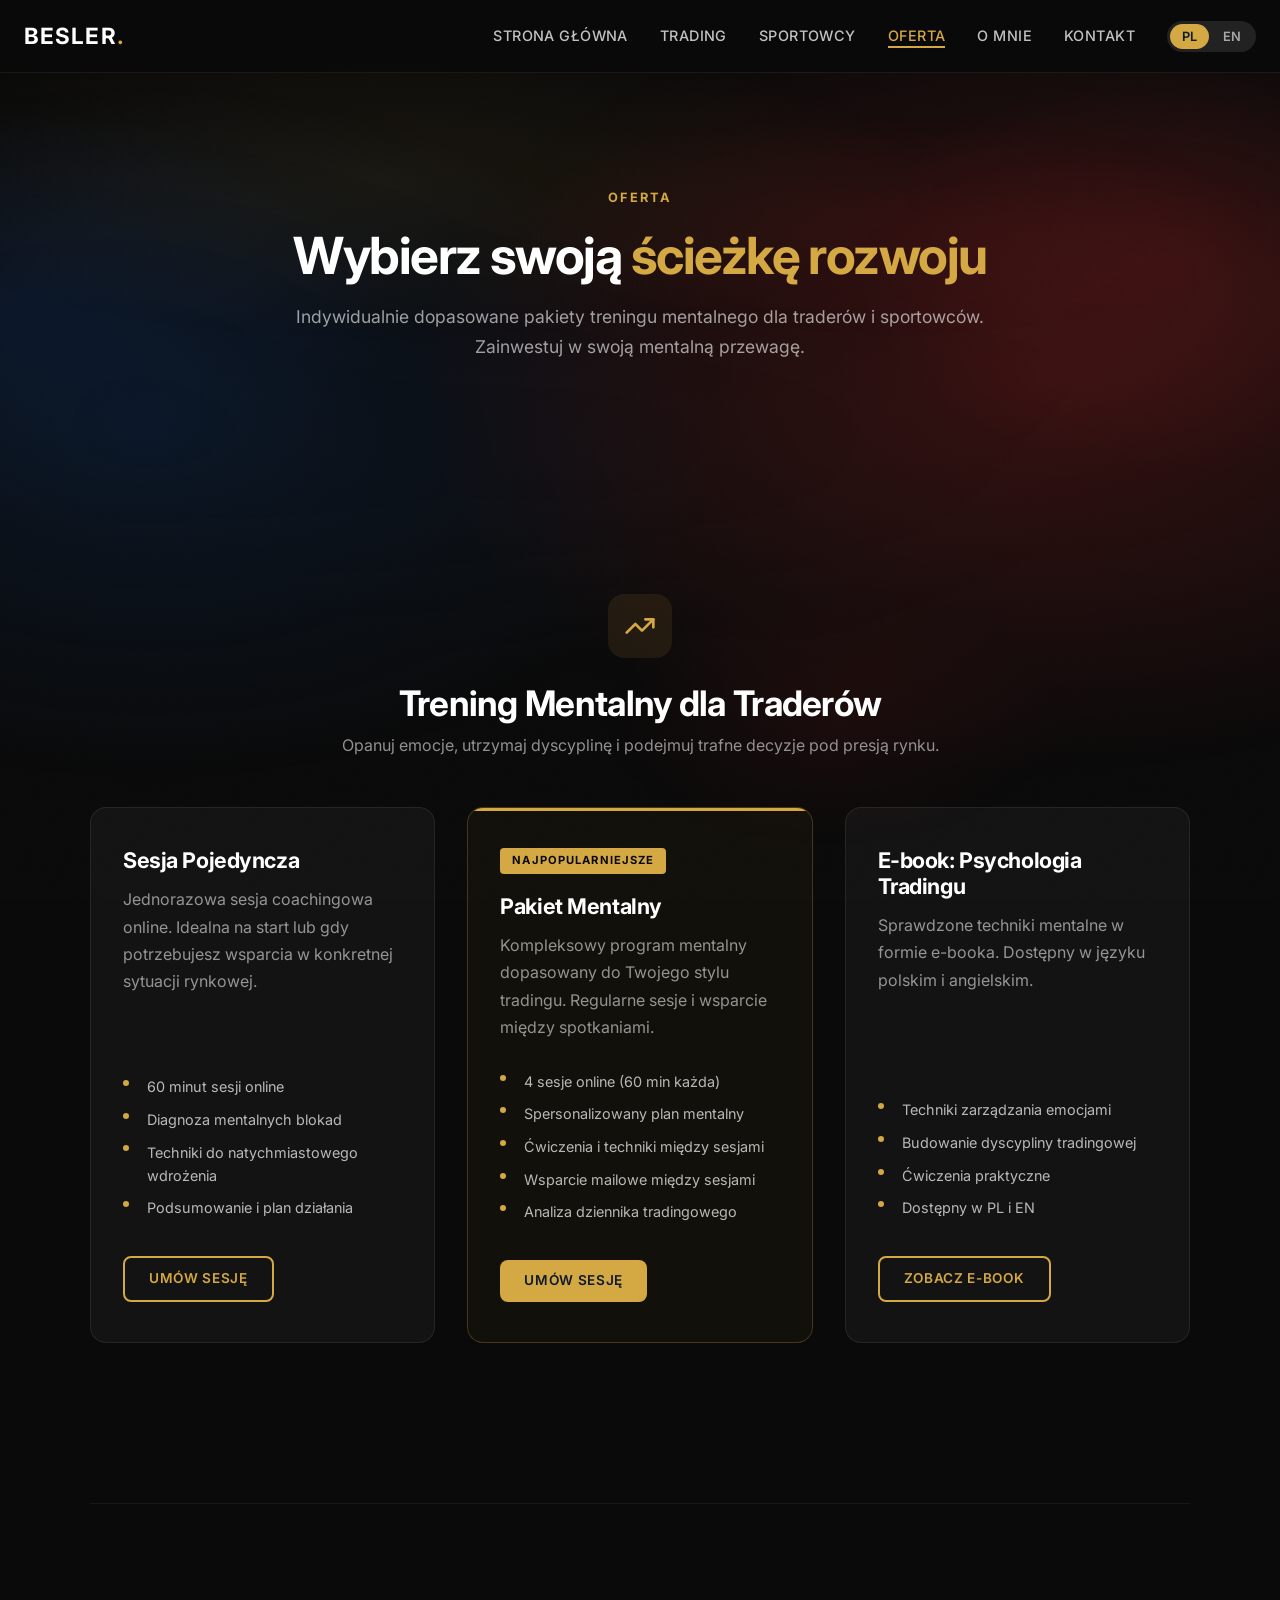
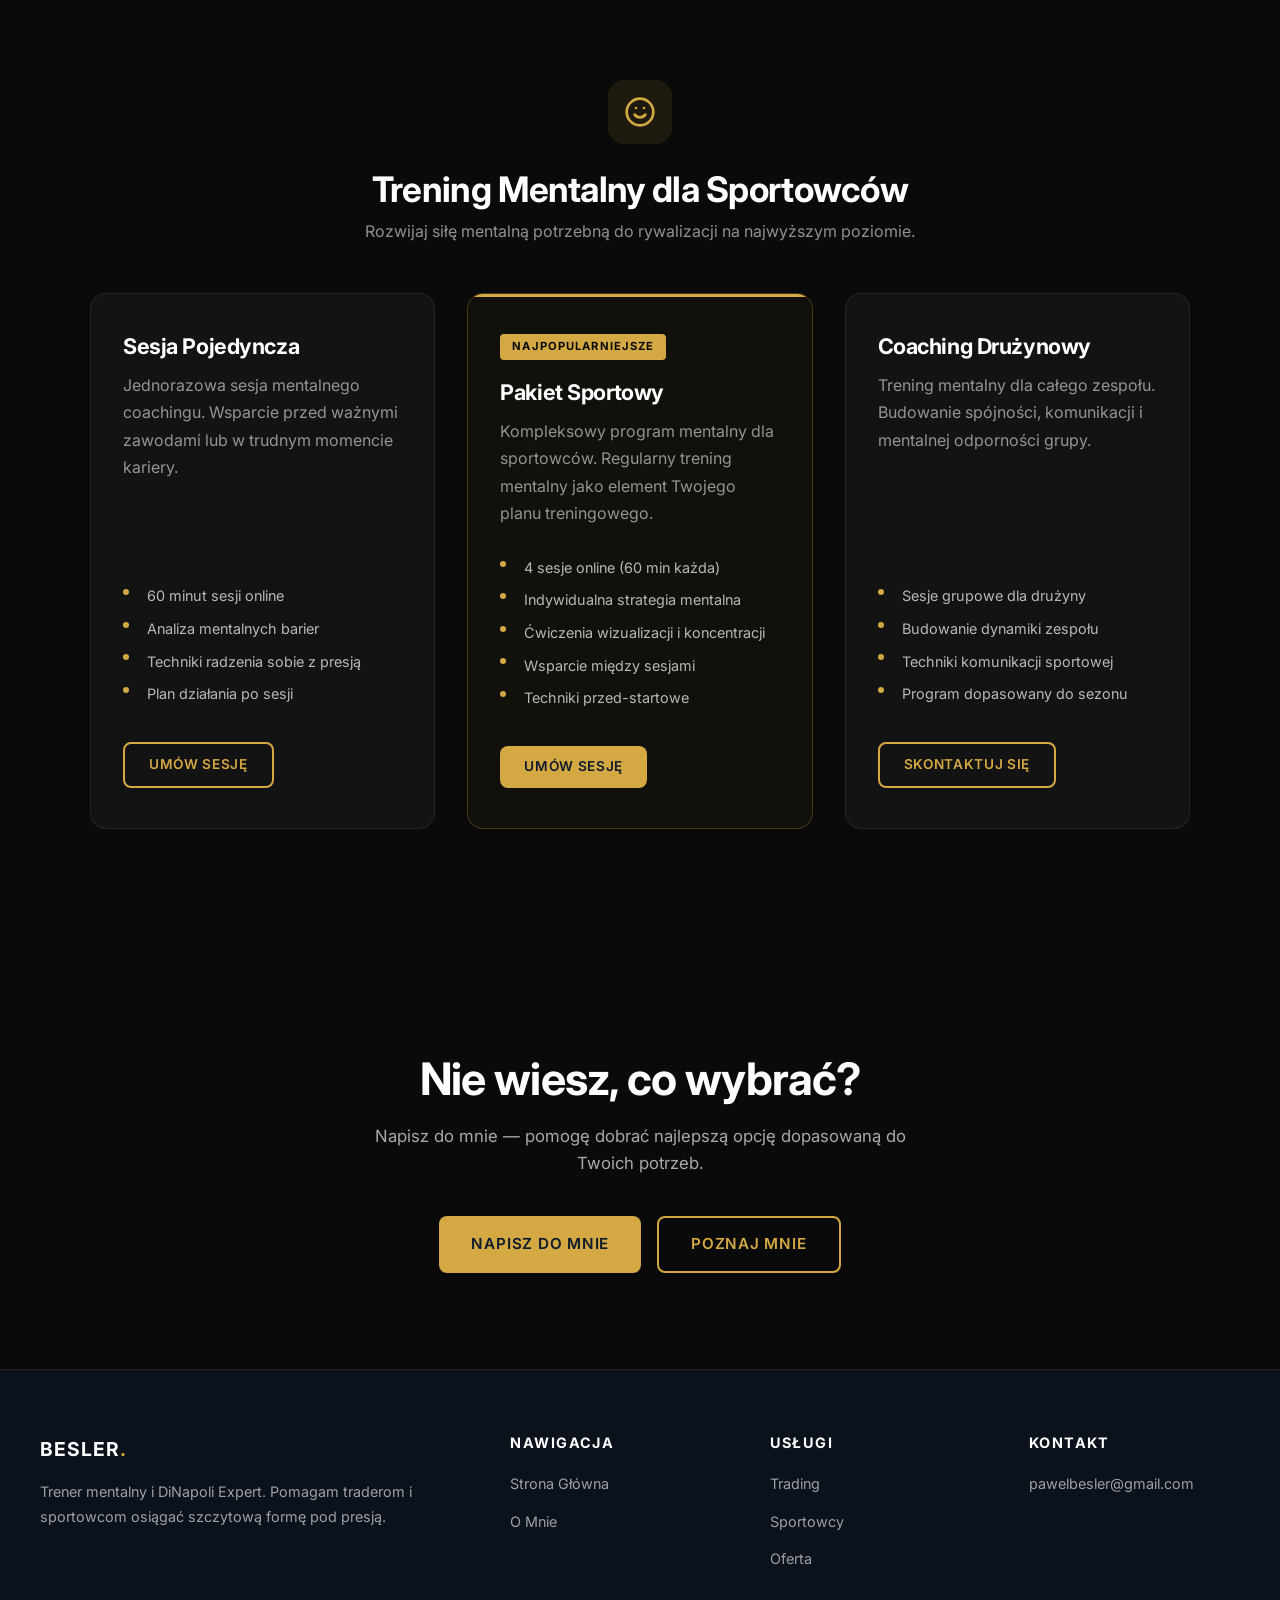
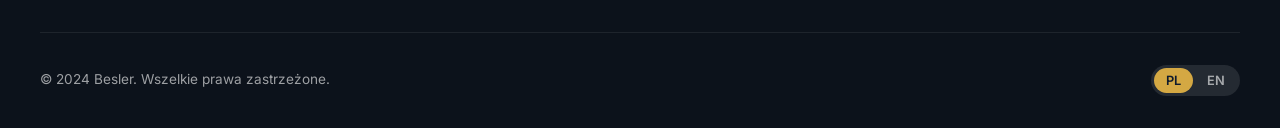
<file: oferta.html>
<!DOCTYPE html>
<html lang="pl">
<head>
  <meta charset="UTF-8">
  <meta name="viewport" content="width=device-width, initial-scale=1.0">
  <title>Oferta — Besler | Trening Mentalny</title>
  <meta name="description" content="Oferta treningu mentalnego dla traderów i sportowców. Sesje indywidualne, pakiety coachingowe i e-booki. Besler — DiNapoli Expert & Trener Mentalny.">
  <link rel="preconnect" href="https://fonts.googleapis.com">
  <link rel="preconnect" href="https://fonts.gstatic.com" crossorigin>
  <link href="https://fonts.googleapis.com/css2?family=Inter:wght@400;500;600;700;800&display=swap" rel="stylesheet">
  <link rel="stylesheet" href="css/styles.css">
  <style>
    /* ===== Oferta Page Styles ===== */
    .oferta-hero {
      min-height: 50vh;
      display: flex;
      align-items: center;
      justify-content: center;
      text-align: center;
      padding: 10rem 2rem 4rem;
      position: relative;
      overflow: hidden;
    }

    .oferta-hero::before {
      content: '';
      position: absolute;
      inset: 0;
      background:
        radial-gradient(ellipse 70% 60% at 30% 40%, rgba(212, 168, 67, 0.08) 0%, transparent 60%),
        radial-gradient(ellipse 60% 50% at 70% 50%, rgba(255, 46, 46, 0.06) 0%, transparent 50%);
      pointer-events: none;
    }

    .oferta-hero-content {
      position: relative;
      z-index: 2;
      max-width: 700px;
    }

    .oferta-hero-content .label {
      display: inline-block;
      color: var(--gold);
      font-size: 0.8rem;
      font-weight: 700;
      letter-spacing: 0.15em;
      text-transform: uppercase;
      margin-bottom: 1rem;
    }

    .oferta-hero-content h1 {
      font-size: clamp(2rem, 5vw, 3.2rem);
      color: var(--white);
      margin-bottom: 1rem;
      letter-spacing: -0.03em;
    }

    .oferta-hero-content h1 em {
      color: var(--gold);
      font-style: normal;
    }

    .oferta-hero-content p {
      color: rgba(255, 255, 255, 0.6);
      font-size: 1.1rem;
      line-height: 1.7;
    }

    /* Offer category divider */
    .oferta-category-header {
      text-align: center;
      padding: 3rem 2rem 1rem;
    }

    .oferta-category-header h2 {
      font-size: clamp(1.5rem, 3.5vw, 2.2rem);
      color: var(--white);
      margin-bottom: 0.5rem;
    }

    .oferta-category-header .category-icon {
      width: 64px;
      height: 64px;
      margin: 0 auto 1.5rem;
      background: rgba(212, 168, 67, 0.1);
      border-radius: 16px;
      display: flex;
      align-items: center;
      justify-content: center;
    }

    .oferta-category-header .category-icon svg {
      width: 32px;
      height: 32px;
      color: var(--gold);
    }

    .oferta-category-header p {
      color: rgba(255, 255, 255, 0.55);
      max-width: 600px;
      margin: 0 auto;
      line-height: 1.7;
    }

    /* Offer cards grid */
    .oferta-grid {
      display: grid;
      grid-template-columns: repeat(auto-fit, minmax(320px, 1fr));
      gap: 2rem;
      max-width: 1100px;
      margin: 0 auto;
      padding: 2rem 0;
    }

    .oferta-card {
      background: rgba(255, 255, 255, 0.04);
      border: 1px solid rgba(255, 255, 255, 0.08);
      border-radius: 16px;
      padding: 2.5rem 2rem;
      position: relative;
      overflow: hidden;
      display: flex;
      flex-direction: column;
      transition: transform 0.3s ease, box-shadow 0.3s ease, background 0.3s ease;
    }

    .oferta-card::before {
      content: '';
      position: absolute;
      top: 0;
      left: 0;
      right: 0;
      height: 3px;
      background: var(--gold);
      transform: scaleX(0);
      transform-origin: left;
      transition: transform 0.3s ease;
    }

    .oferta-card:hover {
      transform: translateY(-4px);
      box-shadow: 0 20px 40px rgba(0, 0, 0, 0.3);
      background: rgba(255, 255, 255, 0.07);
    }

    .oferta-card:hover::before {
      transform: scaleX(1);
    }

    .oferta-card--featured {
      border-color: rgba(212, 168, 67, 0.25);
      background: rgba(212, 168, 67, 0.04);
    }

    .oferta-card--featured::before {
      transform: scaleX(1);
    }

    .oferta-card-badge {
      display: inline-block;
      background: var(--gold);
      color: #0A0A0A;
      font-size: 0.7rem;
      font-weight: 700;
      letter-spacing: 0.1em;
      text-transform: uppercase;
      padding: 4px 12px;
      border-radius: 4px;
      margin-bottom: 1.25rem;
      width: fit-content;
    }

    .oferta-card h3 {
      color: var(--white);
      font-size: 1.35rem;
      margin-bottom: 0.75rem;
    }

    .oferta-card .oferta-desc {
      color: rgba(255, 255, 255, 0.55);
      line-height: 1.7;
      margin-bottom: 1.5rem;
      flex-grow: 1;
    }

    .oferta-features {
      list-style: none;
      padding: 0;
      margin: 0 0 2rem;
    }

    .oferta-features li {
      color: rgba(255, 255, 255, 0.7);
      font-size: 0.9rem;
      line-height: 1.6;
      padding: 0.3rem 0;
      padding-left: 1.5rem;
      position: relative;
    }

    .oferta-features li::before {
      content: '';
      position: absolute;
      left: 0;
      top: 0.6rem;
      width: 6px;
      height: 6px;
      background: var(--gold);
      border-radius: 50%;
    }

    .oferta-card .btn {
      align-self: flex-start;
      font-size: 0.85rem;
      padding: 10px 24px;
    }

    /* Section divider line */
    .oferta-divider {
      max-width: 1100px;
      margin: 2rem auto;
      border: none;
      border-top: 1px solid rgba(255, 255, 255, 0.06);
    }

    @media (max-width: 768px) {
      .oferta-grid {
        grid-template-columns: 1fr;
        padding: 1.5rem 0;
      }

      .oferta-hero {
        padding: 8rem 1.5rem 3rem;
        min-height: 40vh;
      }
    }
  </style>
</head>
<body>

  <!-- ===== NAVIGATION ===== -->
  <nav class="navbar">
    <div class="nav-container">
      <a href="index.html" class="nav-logo">BESLER<span>.</span></a>

      <ul class="nav-links">
        <li><a href="index.html" data-i18n="nav.home">Strona Główna</a></li>
        <li><a href="trading.html" data-i18n="nav.trading">Trading</a></li>
        <li><a href="athletes.html" data-i18n="nav.athletes">Sportowcy</a></li>
        <li><a href="oferta.html" class="active" data-i18n="nav.oferta">Oferta</a></li>
        <li><a href="index.html#about" data-i18n="nav.about">O Mnie</a></li>
        <li><a href="#contact" data-i18n="nav.contact">Kontakt</a></li>
        <li>
          <div class="lang-toggle">
            <button class="lang-btn active" data-lang="pl">PL</button>
            <button class="lang-btn" data-lang="en">EN</button>
          </div>
        </li>
      </ul>

      <button class="nav-hamburger" aria-label="Menu">
        <span></span>
        <span></span>
        <span></span>
      </button>
    </div>
  </nav>

  <!-- ===== HERO ===== -->
  <section class="oferta-hero">
    <div class="oferta-hero-content fade-up">
      <span class="label" data-i18n="oferta.hero.label">Oferta</span>
      <h1 data-i18n="oferta.hero.title">Wybierz swoją <em>ścieżkę rozwoju</em></h1>
      <p data-i18n="oferta.hero.subtitle">Indywidualnie dopasowane pakiety treningu mentalnego dla traderów i sportowców. Zainwestuj w swoją mentalną przewagę.</p>
    </div>
  </section>

  <!-- ===== TRADING SECTION ===== -->
  <section class="section section-dark" id="trading-oferta">
    <div class="container">
      <div class="oferta-category-header fade-up">
        <div class="category-icon">
          <svg xmlns="http://www.w3.org/2000/svg" viewBox="0 0 24 24" fill="none" stroke="currentColor" stroke-width="2" stroke-linecap="round" stroke-linejoin="round"><polyline points="22 7 13.5 15.5 8.5 10.5 2 17"/><polyline points="16 7 22 7 22 13"/></svg>
        </div>
        <h2 data-i18n="oferta.trading.title">Trening Mentalny dla Traderów</h2>
        <p data-i18n="oferta.trading.subtitle">Opanuj emocje, utrzymaj dyscyplinę i podejmuj trafne decyzje pod presją rynku.</p>
      </div>

      <div class="oferta-grid fade-up">
        <!-- Single Session -->
        <div class="oferta-card">
          <h3 data-i18n="oferta.trading.s1.title">Sesja Pojedyncza</h3>
          <p class="oferta-desc" data-i18n="oferta.trading.s1.desc">Jednorazowa sesja coachingowa online. Idealna na start lub gdy potrzebujesz wsparcia w konkretnej sytuacji rynkowej.</p>
          <ul class="oferta-features">
            <li data-i18n="oferta.trading.s1.f1">60 minut sesji online</li>
            <li data-i18n="oferta.trading.s1.f2">Diagnoza mentalnych blokad</li>
            <li data-i18n="oferta.trading.s1.f3">Techniki do natychmiastowego wdrożenia</li>
            <li data-i18n="oferta.trading.s1.f4">Podsumowanie i plan działania</li>
          </ul>
          <a href="trading.html#calendar" class="btn btn-outline" data-i18n="oferta.cta.book">Umów sesję</a>
        </div>

        <!-- Package -->
        <div class="oferta-card oferta-card--featured">
          <span class="oferta-card-badge" data-i18n="oferta.badge.popular">Najpopularniejsze</span>
          <h3 data-i18n="oferta.trading.s2.title">Pakiet Mentalny</h3>
          <p class="oferta-desc" data-i18n="oferta.trading.s2.desc">Kompleksowy program mentalny dopasowany do Twojego stylu tradingu. Regularne sesje i wsparcie między spotkaniami.</p>
          <ul class="oferta-features">
            <li data-i18n="oferta.trading.s2.f1">4 sesje online (60 min każda)</li>
            <li data-i18n="oferta.trading.s2.f2">Spersonalizowany plan mentalny</li>
            <li data-i18n="oferta.trading.s2.f3">Ćwiczenia i techniki między sesjami</li>
            <li data-i18n="oferta.trading.s2.f4">Wsparcie mailowe między sesjami</li>
            <li data-i18n="oferta.trading.s2.f5">Analiza dziennika tradingowego</li>
          </ul>
          <a href="trading.html#calendar" class="btn btn-primary" data-i18n="oferta.cta.book">Umów sesję</a>
        </div>

        <!-- E-book -->
        <div class="oferta-card">
          <h3 data-i18n="oferta.trading.s3.title">E-book: Psychologia Tradingu</h3>
          <p class="oferta-desc" data-i18n="oferta.trading.s3.desc">Sprawdzone techniki mentalne w formie e-booka. Dostępny w języku polskim i angielskim.</p>
          <ul class="oferta-features">
            <li data-i18n="oferta.trading.s3.f1">Techniki zarządzania emocjami</li>
            <li data-i18n="oferta.trading.s3.f2">Budowanie dyscypliny tradingowej</li>
            <li data-i18n="oferta.trading.s3.f3">Ćwiczenia praktyczne</li>
            <li data-i18n="oferta.trading.s3.f4">Dostępny w PL i EN</li>
          </ul>
          <a href="trading.html#ebook" class="btn btn-outline" data-i18n="oferta.cta.ebook">Zobacz e-book</a>
        </div>
      </div>
    </div>
  </section>

  <hr class="oferta-divider">

  <!-- ===== SPORT SECTION ===== -->
  <section class="section section-dark" id="sport-oferta">
    <div class="container">
      <div class="oferta-category-header fade-up">
        <div class="category-icon">
          <svg xmlns="http://www.w3.org/2000/svg" viewBox="0 0 24 24" fill="none" stroke="currentColor" stroke-width="2" stroke-linecap="round" stroke-linejoin="round"><circle cx="12" cy="12" r="10"/><path d="M8 14s1.5 2 4 2 4-2 4-2"/><line x1="9" y1="9" x2="9.01" y2="9"/><line x1="15" y1="9" x2="15.01" y2="9"/></svg>
        </div>
        <h2 data-i18n="oferta.sport.title">Trening Mentalny dla Sportowców</h2>
        <p data-i18n="oferta.sport.subtitle">Rozwijaj siłę mentalną potrzebną do rywalizacji na najwyższym poziomie.</p>
      </div>

      <div class="oferta-grid fade-up">
        <!-- Single Session -->
        <div class="oferta-card">
          <h3 data-i18n="oferta.sport.s1.title">Sesja Pojedyncza</h3>
          <p class="oferta-desc" data-i18n="oferta.sport.s1.desc">Jednorazowa sesja mentalnego coachingu. Wsparcie przed ważnymi zawodami lub w trudnym momencie kariery.</p>
          <ul class="oferta-features">
            <li data-i18n="oferta.sport.s1.f1">60 minut sesji online</li>
            <li data-i18n="oferta.sport.s1.f2">Analiza mentalnych barier</li>
            <li data-i18n="oferta.sport.s1.f3">Techniki radzenia sobie z presją</li>
            <li data-i18n="oferta.sport.s1.f4">Plan działania po sesji</li>
          </ul>
          <a href="athletes.html#calendar" class="btn btn-outline" data-i18n="oferta.cta.book">Umów sesję</a>
        </div>

        <!-- Package -->
        <div class="oferta-card oferta-card--featured">
          <span class="oferta-card-badge" data-i18n="oferta.badge.popular">Najpopularniejsze</span>
          <h3 data-i18n="oferta.sport.s2.title">Pakiet Sportowy</h3>
          <p class="oferta-desc" data-i18n="oferta.sport.s2.desc">Kompleksowy program mentalny dla sportowców. Regularny trening mentalny jako element Twojego planu treningowego.</p>
          <ul class="oferta-features">
            <li data-i18n="oferta.sport.s2.f1">4 sesje online (60 min każda)</li>
            <li data-i18n="oferta.sport.s2.f2">Indywidualna strategia mentalna</li>
            <li data-i18n="oferta.sport.s2.f3">Ćwiczenia wizualizacji i koncentracji</li>
            <li data-i18n="oferta.sport.s2.f4">Wsparcie między sesjami</li>
            <li data-i18n="oferta.sport.s2.f5">Techniki przed-startowe</li>
          </ul>
          <a href="athletes.html#calendar" class="btn btn-primary" data-i18n="oferta.cta.book">Umów sesję</a>
        </div>

        <!-- Team -->
        <div class="oferta-card">
          <h3 data-i18n="oferta.sport.s3.title">Coaching Drużynowy</h3>
          <p class="oferta-desc" data-i18n="oferta.sport.s3.desc">Trening mentalny dla całego zespołu. Budowanie spójności, komunikacji i mentalnej odporności grupy.</p>
          <ul class="oferta-features">
            <li data-i18n="oferta.sport.s3.f1">Sesje grupowe dla drużyny</li>
            <li data-i18n="oferta.sport.s3.f2">Budowanie dynamiki zespołu</li>
            <li data-i18n="oferta.sport.s3.f3">Techniki komunikacji sportowej</li>
            <li data-i18n="oferta.sport.s3.f4">Program dopasowany do sezonu</li>
          </ul>
          <a href="athletes.html#calendar" class="btn btn-outline" data-i18n="oferta.cta.contact">Skontaktuj się</a>
        </div>
      </div>
    </div>
  </section>

  <!-- ===== CTA ===== -->
  <section class="section-dark cta-section" id="contact">
    <div class="container fade-up">
      <h2 data-i18n="oferta.cta.title">Nie wiesz, co wybrać?</h2>
      <p data-i18n="oferta.cta.desc">Napisz do mnie — pomogę dobrać najlepszą opcję dopasowaną do Twoich potrzeb.</p>
      <div class="cta-buttons">
        <a href="mailto:pawelbesler@gmail.com" class="btn btn-primary" data-i18n="oferta.cta.btn1">Napisz do mnie</a>
        <a href="index.html#about" class="btn btn-gold-outline" data-i18n="oferta.cta.btn2">Poznaj mnie</a>
      </div>
    </div>
  </section>

  <!-- ===== FOOTER ===== -->
  <footer class="footer">
    <div class="footer-grid">
      <div class="footer-brand">
        <a href="index.html" class="nav-logo" style="font-size:1.2rem;">BESLER<span style="color:var(--gold);">.</span></a>
        <p data-i18n="footer.desc">Trener mentalny i DiNapoli Expert. Pomagam traderom i sportowcom osiągać szczytową formę pod presją.</p>
      </div>
      <div>
        <h4 data-i18n="footer.nav">Nawigacja</h4>
        <ul>
          <li><a href="index.html" data-i18n="nav.home">Strona Główna</a></li>
          <li><a href="index.html#about" data-i18n="nav.about">O Mnie</a></li>
        </ul>
      </div>
      <div>
        <h4 data-i18n="footer.services">Usługi</h4>
        <ul>
          <li><a href="trading.html" data-i18n="nav.trading">Trading</a></li>
          <li><a href="athletes.html" data-i18n="nav.athletes">Sportowcy</a></li>
          <li><a href="oferta.html" data-i18n="nav.oferta">Oferta</a></li>
        </ul>
      </div>
      <div>
        <h4 data-i18n="footer.contact">Kontakt</h4>
        <ul>
          <li><a href="mailto:pawelbesler@gmail.com" data-i18n="footer.email">pawelbesler@gmail.com</a></li>
        </ul>
      </div>
    </div>
    <div class="footer-bottom">
      <span>&copy; 2024 Besler. <span data-i18n="footer.rights">Wszelkie prawa zastrzeżone.</span></span>
      <div class="lang-toggle">
        <button class="lang-btn active" data-lang="pl">PL</button>
        <button class="lang-btn" data-lang="en">EN</button>
      </div>
    </div>
  </footer>

  <script src="js/main.js"></script>
</body>
</html>
</file>
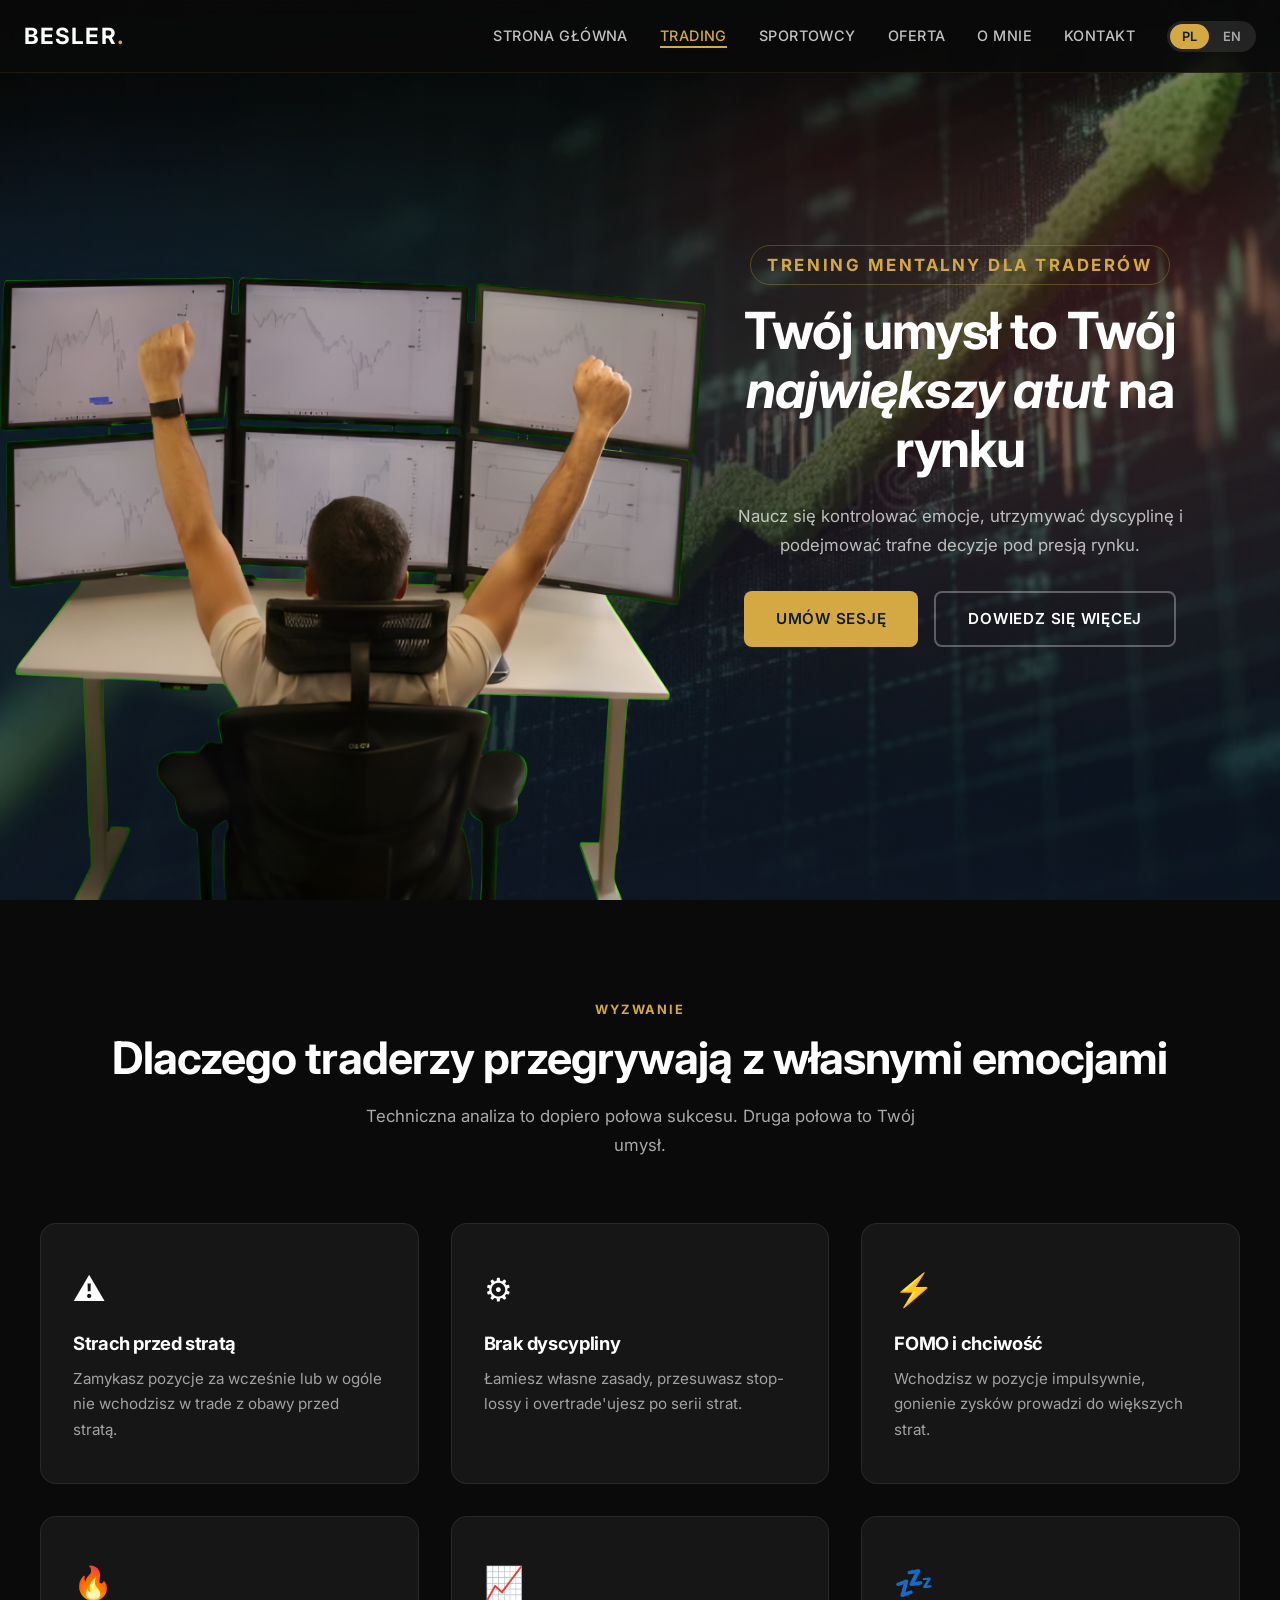
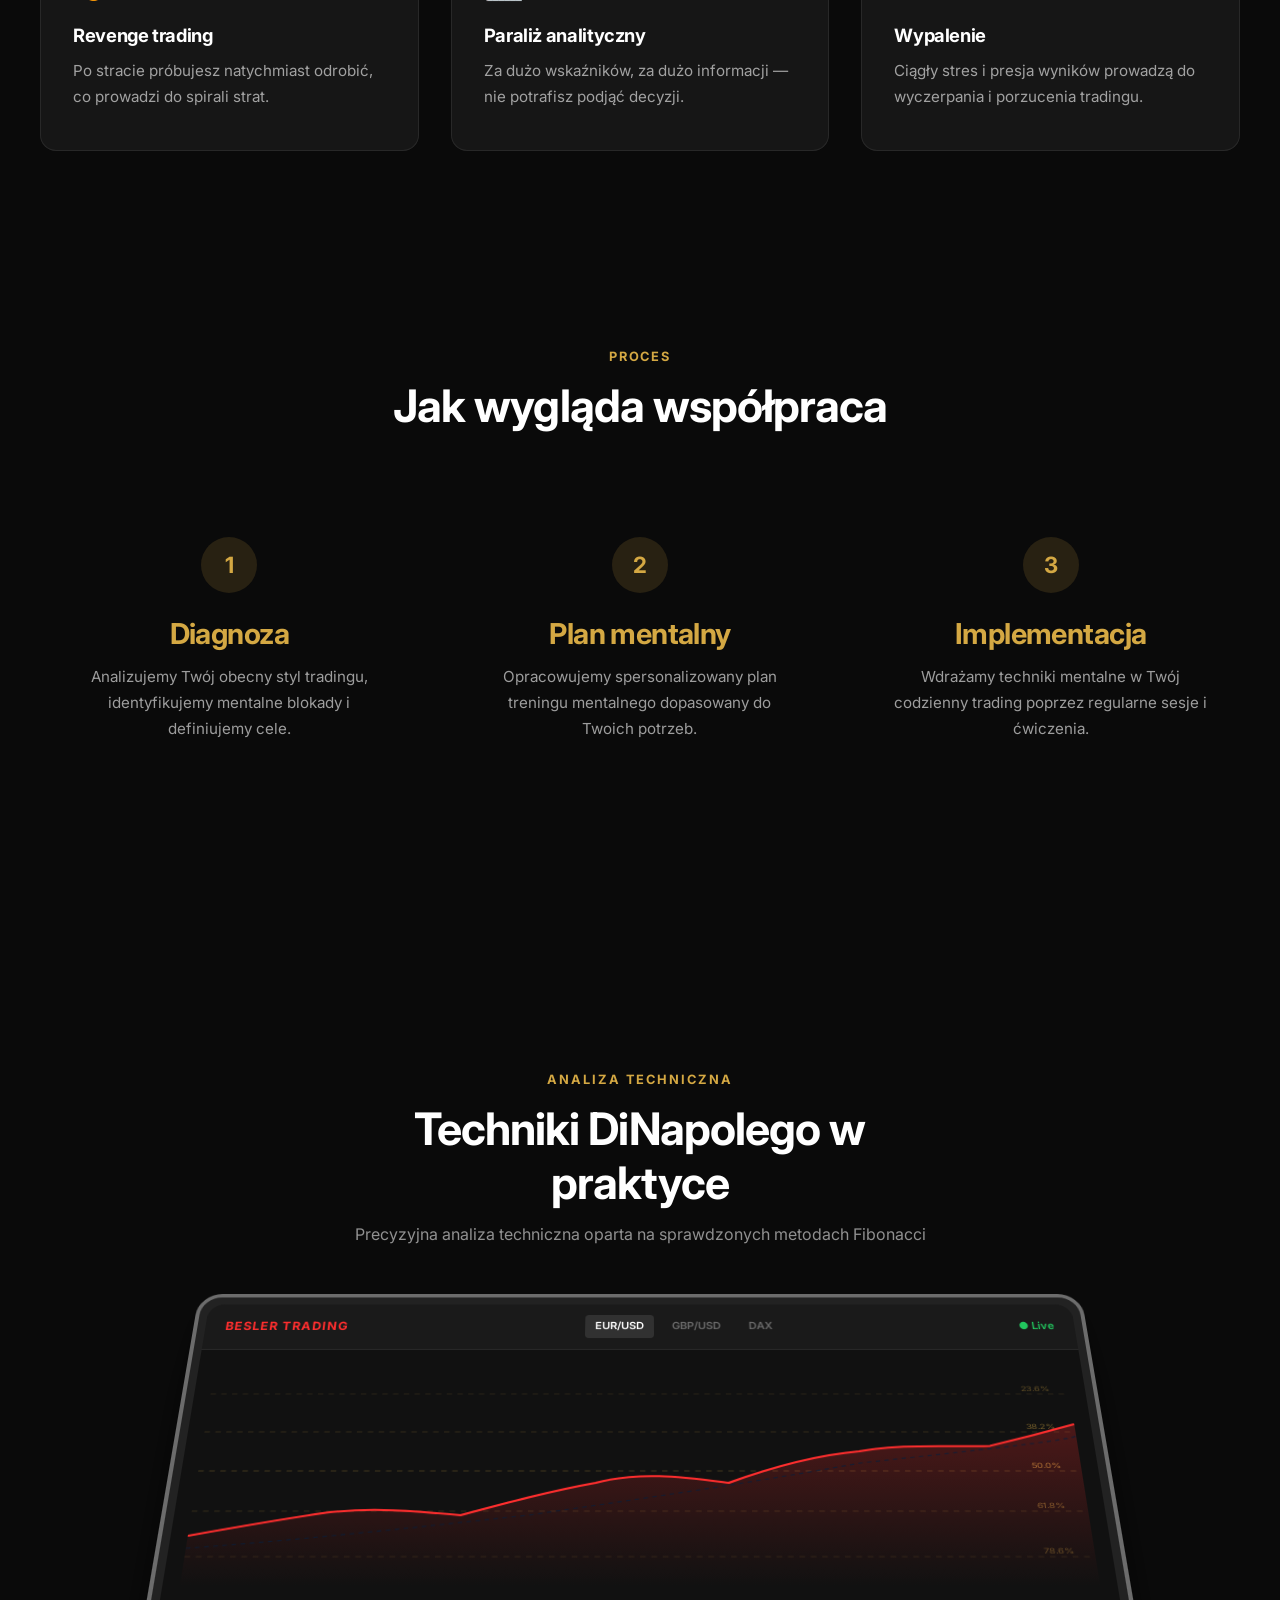
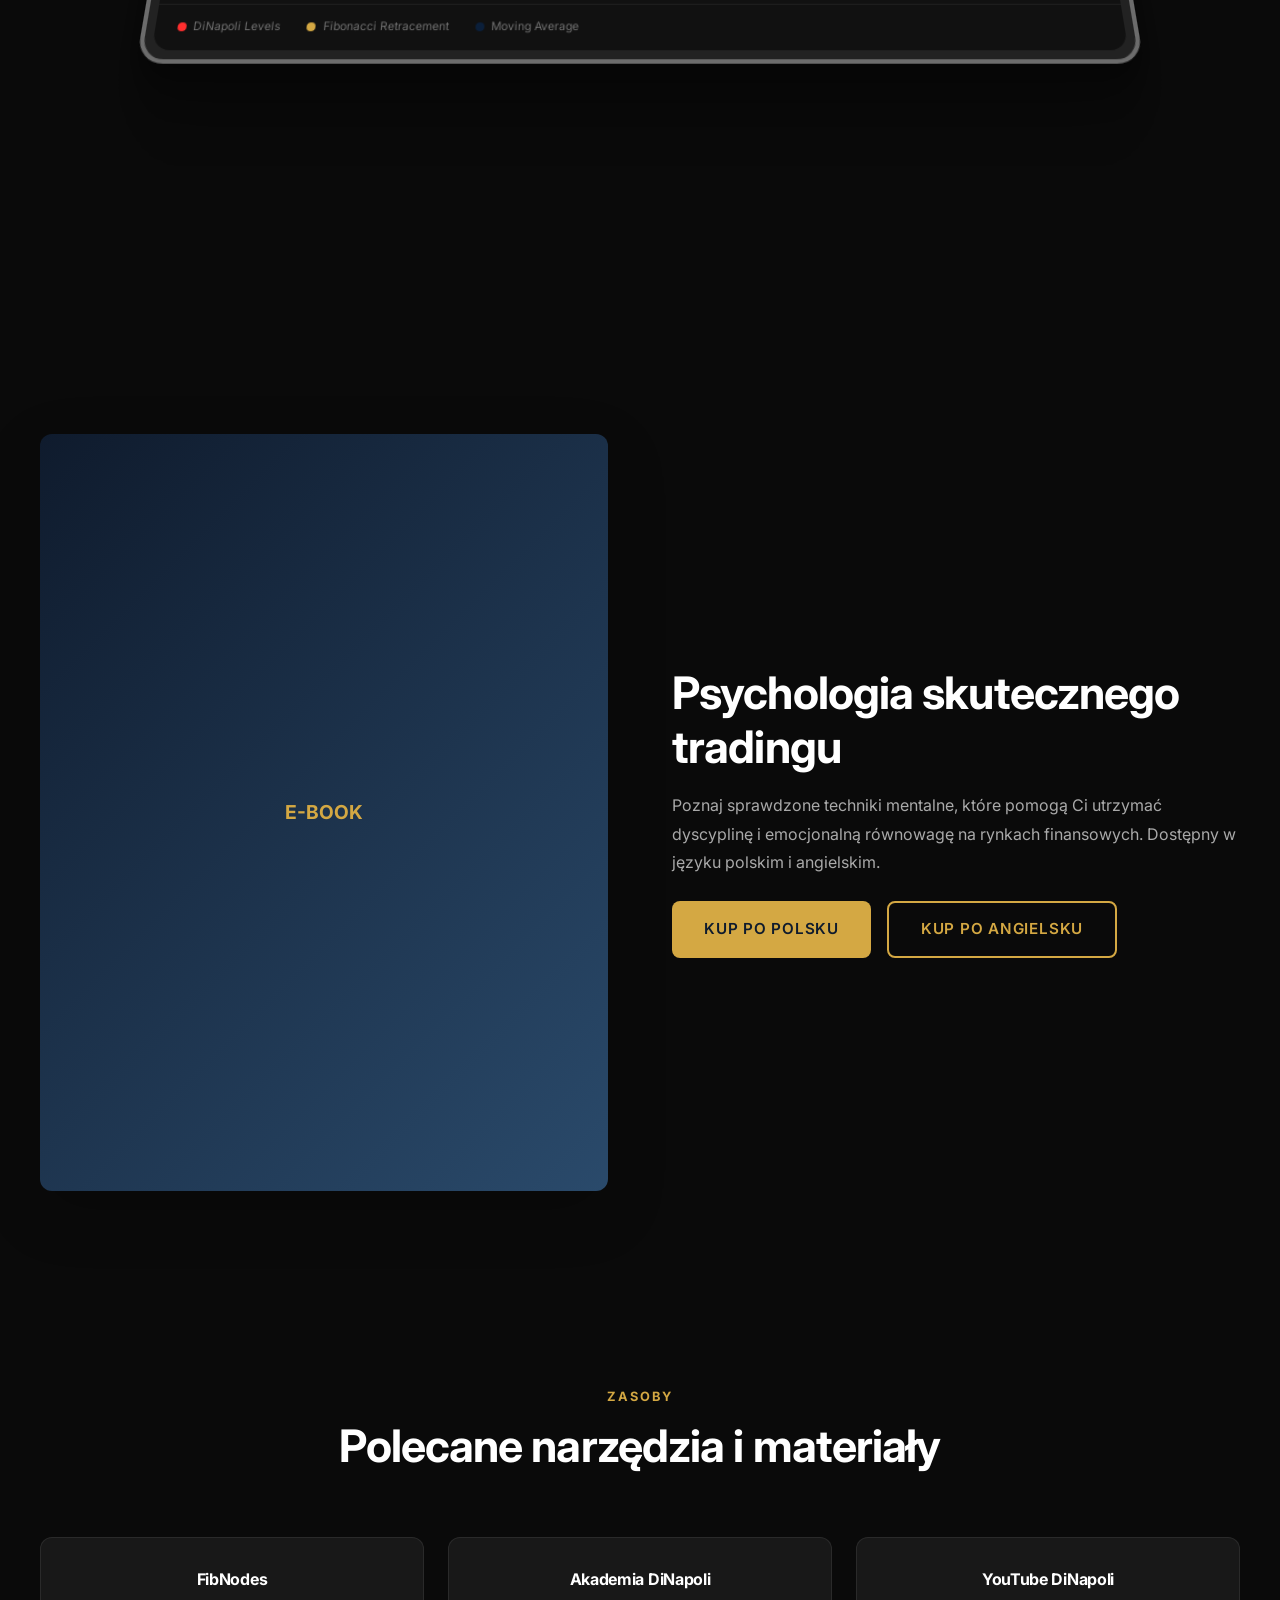
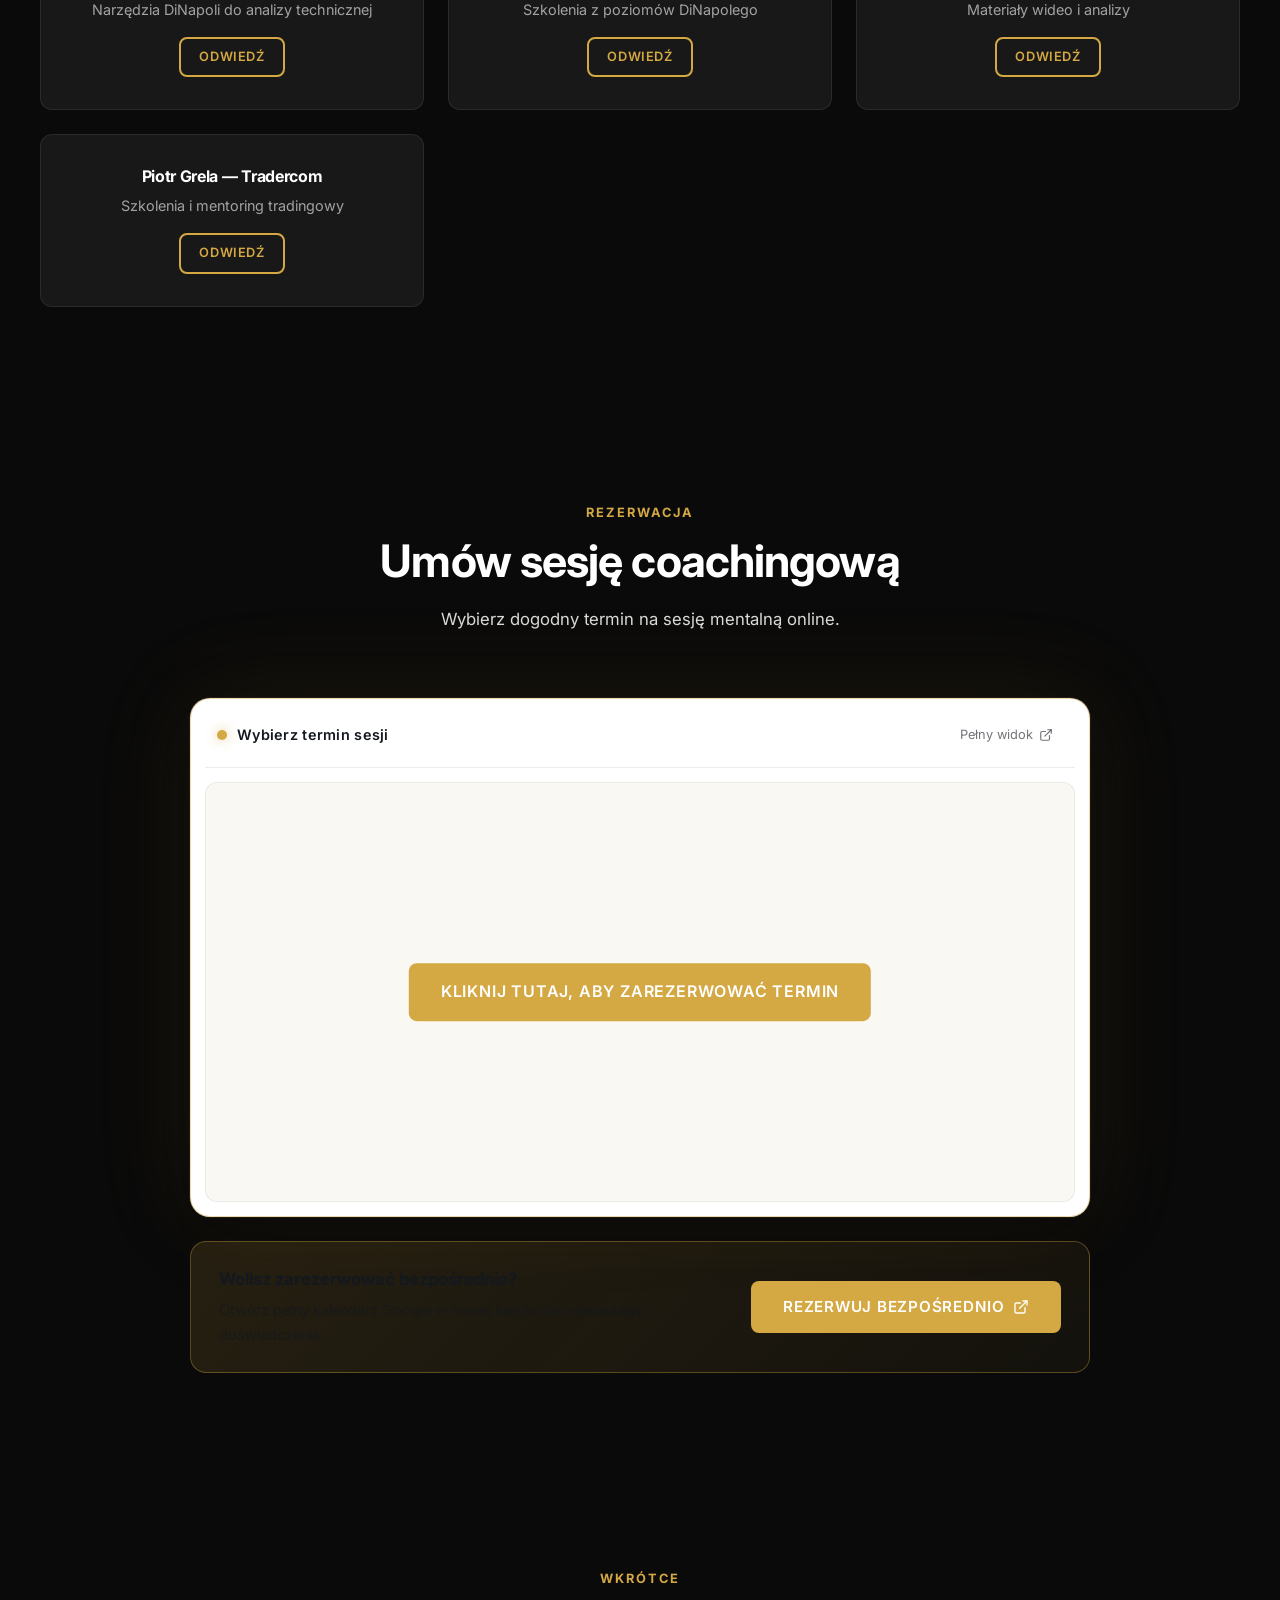
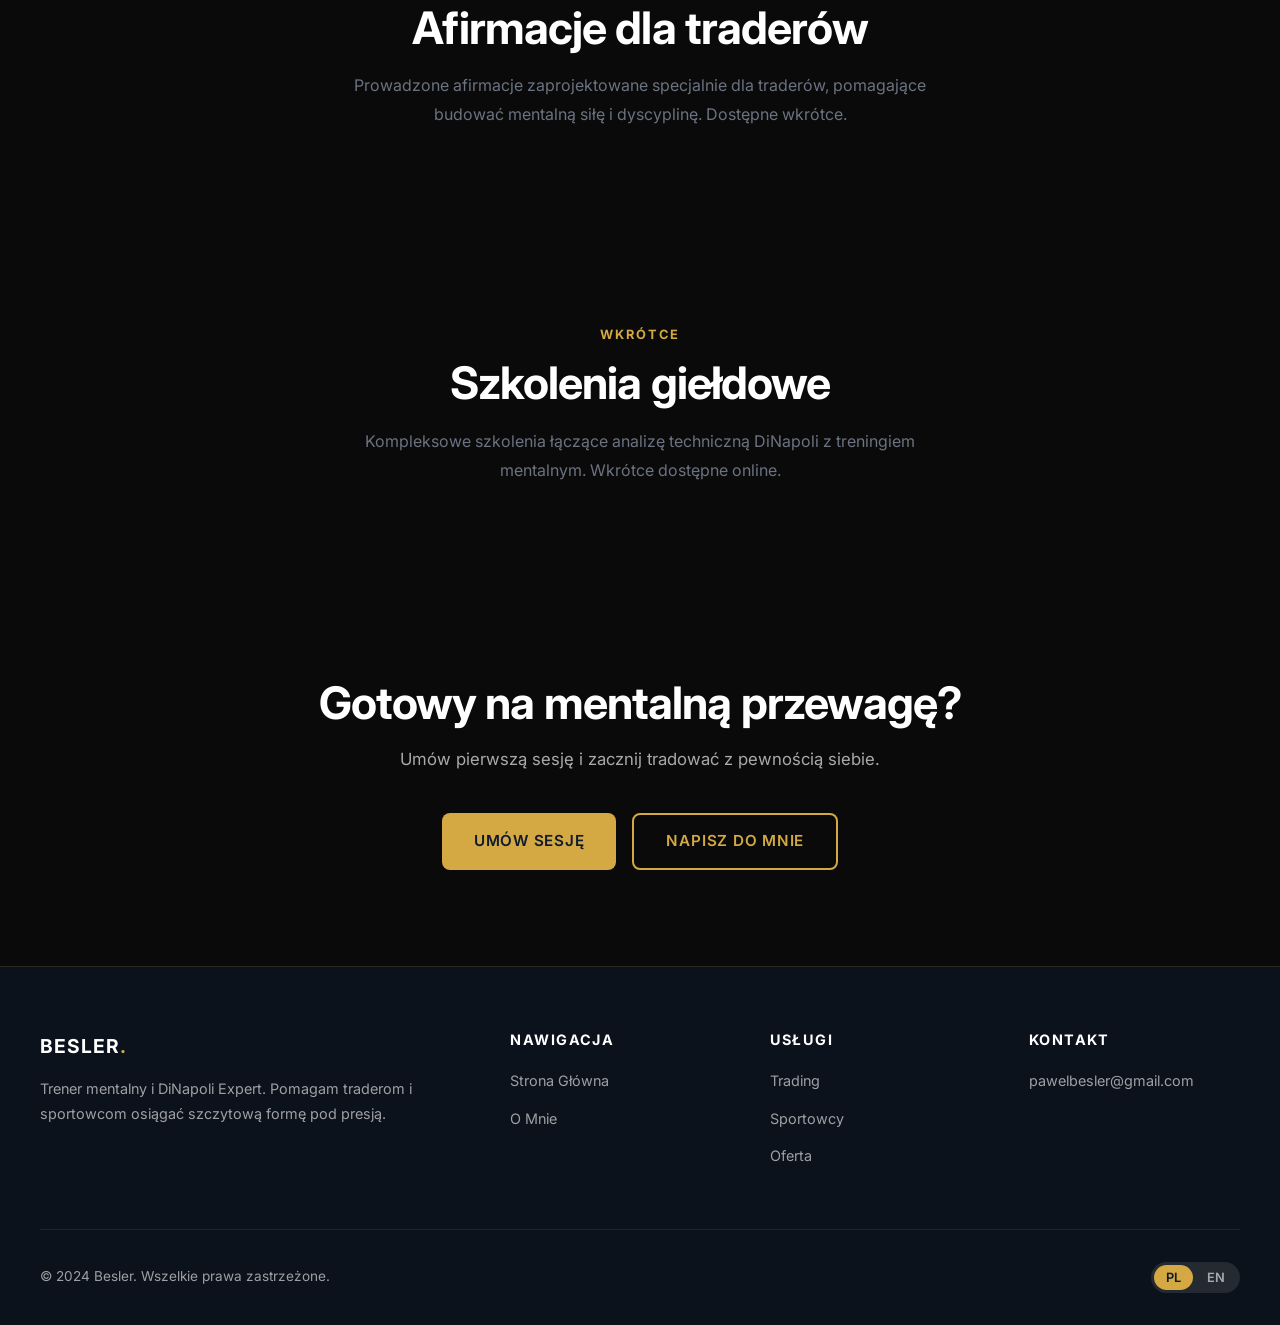
<file: trading.html>
<!DOCTYPE html>
<html lang="pl">
<head>
  <meta charset="UTF-8">
  <meta name="viewport" content="width=device-width, initial-scale=1.0">
  <title>Trening Mentalny dla Traderów — Besler</title>
  <meta name="description" content="Coaching mentalny dla traderów. Zarządzaj emocjami, utrzymuj dyscyplinę i podejmuj trafne decyzje pod presją rynku. DiNapoli Expert.">
  <link rel="preconnect" href="https://fonts.googleapis.com">
  <link rel="preconnect" href="https://fonts.gstatic.com" crossorigin>
  <link href="https://fonts.googleapis.com/css2?family=Inter:wght@400;500;600;700;800&display=swap" rel="stylesheet">
  <link rel="stylesheet" href="css/styles.css">
</head>
<body>

  <!-- ===== NAVIGATION ===== -->
  <nav class="navbar">
    <div class="nav-container">
      <a href="index.html" class="nav-logo">BESLER<span>.</span></a>

      <ul class="nav-links">
        <li><a href="index.html" data-i18n="nav.home">Strona Główna</a></li>
        <li><a href="trading.html" class="active" data-i18n="nav.trading">Trading</a></li>
        <li><a href="athletes.html" data-i18n="nav.athletes">Sportowcy</a></li>
        <li><a href="oferta.html" data-i18n="nav.oferta">Oferta</a></li>
        <li><a href="index.html#about" data-i18n="nav.about">O Mnie</a></li>
        <li><a href="#contact" data-i18n="nav.contact">Kontakt</a></li>
        <li>
          <div class="lang-toggle">
            <button class="lang-btn active" data-lang="pl">PL</button>
            <button class="lang-btn" data-lang="en">EN</button>
          </div>
        </li>
      </ul>

      <button class="nav-hamburger" aria-label="Menu">
        <span></span>
        <span></span>
        <span></span>
      </button>
    </div>
  </nav>

  <!-- ===== HERO with BACKGROUND IMAGE ===== -->
  <section class="hero hero-sub trading-hero-bg">
    <div class="trading-hero-overlay"></div>
    <div class="trading-hero-split">
      <div class="trading-hero-person">
        <img src="img/na str.png" alt="Besler — Trading Coach">
      </div>
      <div class="trading-hero-text">
        <div class="hero-badge" data-i18n="trading.hero.badge">Trening Mentalny dla Traderów</div>
        <h1 data-i18n="trading.hero.title">Twój umysł to Twój <em>największy atut</em> na rynku</h1>
        <p class="hero-subtitle" data-i18n="trading.hero.subtitle">Naucz się kontrolować emocje, utrzymywać dyscyplinę i podejmować trafne decyzje pod presją rynku.</p>
        <div class="hero-cta">
          <a href="oferta.html#trading-oferta" class="btn btn-primary" data-i18n="trading.hero.cta1">Umów Sesję</a>
          <a href="#problem" class="btn btn-secondary" data-i18n="trading.hero.cta2">Dowiedz się więcej</a>
        </div>
      </div>
    </div>
  </section>

  <!-- ===== PROBLEM / CHALLENGES ===== -->
  <section class="section section-dark" id="problem">
    <div class="container">
      <div class="section-header fade-up">
        <span class="label" data-i18n="trading.problem.label">Wyzwanie</span>
        <h2 style="color:var(--white);" data-i18n="trading.problem.title">Dlaczego traderzy przegrywają z własnymi emocjami</h2>
        <p data-i18n="trading.problem.subtitle">Techniczna analiza to dopiero połowa sukcesu. Druga połowa to Twój umysł.</p>
      </div>

      <div class="features-grid">
        <div class="feature-card fade-up">
          <div class="icon">&#9888;</div>
          <h3 data-i18n="trading.problem.f1.title">Strach przed stratą</h3>
          <p data-i18n="trading.problem.f1.desc">Zamykasz pozycje za wcześnie lub w ogóle nie wchodzisz w trade z obawy przed stratą.</p>
        </div>
        <div class="feature-card fade-up">
          <div class="icon">&#9881;</div>
          <h3 data-i18n="trading.problem.f2.title">Brak dyscypliny</h3>
          <p data-i18n="trading.problem.f2.desc">Łamiesz własne zasady, przesuwasz stop-lossy i overtrade'ujesz po serii strat.</p>
        </div>
        <div class="feature-card fade-up">
          <div class="icon">&#9889;</div>
          <h3 data-i18n="trading.problem.f3.title">FOMO i chciwość</h3>
          <p data-i18n="trading.problem.f3.desc">Wchodzisz w pozycje impulsywnie, gonienie zysków prowadzi do większych strat.</p>
        </div>
        <div class="feature-card fade-up">
          <div class="icon">&#128293;</div>
          <h3 data-i18n="trading.problem.f4.title">Revenge trading</h3>
          <p data-i18n="trading.problem.f4.desc">Po stracie próbujesz natychmiast odrobić, co prowadzi do spirali strat.</p>
        </div>
        <div class="feature-card fade-up">
          <div class="icon">&#128200;</div>
          <h3 data-i18n="trading.problem.f5.title">Paraliż analityczny</h3>
          <p data-i18n="trading.problem.f5.desc">Za dużo wskaźników, za dużo informacji — nie potrafisz podjąć decyzji.</p>
        </div>
        <div class="feature-card fade-up">
          <div class="icon">&#128164;</div>
          <h3 data-i18n="trading.problem.f6.title">Wypalenie</h3>
          <p data-i18n="trading.problem.f6.desc">Ciągły stres i presja wyników prowadzą do wyczerpania i porzucenia tradingu.</p>
        </div>
      </div>
    </div>
  </section>

  <!-- ===== PROCESS ===== -->
  <section class="section section-cream">
    <div class="container">
      <div class="section-header fade-up">
        <span class="label" data-i18n="trading.process.label">Proces</span>
        <h2 data-i18n="trading.process.title">Jak wygląda współpraca</h2>
      </div>

      <div class="process-grid">
        <div class="process-step fade-up">
          <div class="step-number">1</div>
          <h3 style="color:var(--gold);" data-i18n="trading.process.s1.title">Diagnoza</h3>
          <p data-i18n="trading.process.s1.desc">Analizujemy Twój obecny styl tradingu, identyfikujemy mentalne blokady i definiujemy cele.</p>
        </div>
        <div class="process-step fade-up">
          <div class="step-number">2</div>
          <h3 style="color:var(--gold);" data-i18n="trading.process.s2.title">Plan mentalny</h3>
          <p data-i18n="trading.process.s2.desc">Opracowujemy spersonalizowany plan treningu mentalnego dopasowany do Twoich potrzeb.</p>
        </div>
        <div class="process-step fade-up">
          <div class="step-number">3</div>
          <h3 style="color:var(--gold);" data-i18n="trading.process.s3.title">Implementacja</h3>
          <p data-i18n="trading.process.s3.desc">Wdrażamy techniki mentalne w Twój codzienny trading poprzez regularne sesje i ćwiczenia.</p>
        </div>
      </div>
    </div>
  </section>

  <!-- ===== TRADING SHOWCASE — DiNapoli Technical Analysis ===== -->
  <section class="scroll-section" id="showcase">
    <div class="scroll-section-sticky">
      <div class="scroll-header fade-up">
        <span class="label" data-i18n="showcase.label">Analiza Techniczna</span>
        <h2 data-i18n="showcase.title">Techniki DiNapolego w praktyce</h2>
        <p class="scroll-header-sub" data-i18n="showcase.subtitle">Precyzyjna analiza techniczna oparta na sprawdzonych metodach Fibonacci</p>
      </div>
      <div class="scroll-card-wrapper" id="scroll-card">
        <div class="scroll-card-frame">
          <div class="scroll-card-content">
            <!-- Trading Dashboard Mockup -->
            <div class="dashboard-mock">
              <div class="dash-topbar">
                <span class="dash-logo">BESLER TRADING</span>
                <div class="dash-tabs">
                  <span class="dash-tab dash-tab--active">EUR/USD</span>
                  <span class="dash-tab">GBP/USD</span>
                  <span class="dash-tab">DAX</span>
                </div>
                <span class="dash-live">● Live</span>
              </div>
              <div class="dash-chart-area">
                <svg viewBox="0 0 800 280" class="dash-chart-svg" preserveAspectRatio="none">
                  <defs>
                    <linearGradient id="chartFill" x1="0" y1="0" x2="0" y2="1">
                      <stop offset="0%" stop-color="rgba(255,46,46,0.25)"/>
                      <stop offset="100%" stop-color="rgba(255,46,46,0)"/>
                    </linearGradient>
                  </defs>
                  <!-- Fibonacci levels -->
                  <line x1="0" y1="40" x2="800" y2="40" stroke="rgba(212,168,67,0.12)" stroke-dasharray="5,5"/>
                  <text x="755" y="36" fill="rgba(212,168,67,0.4)" font-size="9" font-family="Inter,sans-serif">23.6%</text>
                  <line x1="0" y1="90" x2="800" y2="90" stroke="rgba(212,168,67,0.18)" stroke-dasharray="5,5"/>
                  <text x="755" y="86" fill="rgba(212,168,67,0.5)" font-size="9" font-family="Inter,sans-serif">38.2%</text>
                  <line x1="0" y1="140" x2="800" y2="140" stroke="rgba(212,168,67,0.25)" stroke-dasharray="5,5"/>
                  <text x="755" y="136" fill="rgba(212,168,67,0.7)" font-size="9" font-family="Inter,sans-serif">50.0%</text>
                  <line x1="0" y1="190" x2="800" y2="190" stroke="rgba(212,168,67,0.18)" stroke-dasharray="5,5"/>
                  <text x="755" y="186" fill="rgba(212,168,67,0.5)" font-size="9" font-family="Inter,sans-serif">61.8%</text>
                  <line x1="0" y1="245" x2="800" y2="245" stroke="rgba(212,168,67,0.12)" stroke-dasharray="5,5"/>
                  <text x="755" y="241" fill="rgba(212,168,67,0.4)" font-size="9" font-family="Inter,sans-serif">78.6%</text>
                  <!-- Price area fill -->
                  <path d="M0,220 C40,210 80,200 120,192 C160,185 200,190 240,195 C280,180 320,165 360,155 C400,140 440,148 480,155 C520,135 560,120 600,115 C640,105 680,110 720,108 C760,95 800,80 800,80 L800,280 L0,280 Z" fill="url(#chartFill)"/>
                  <!-- Price line -->
                  <path d="M0,220 C40,210 80,200 120,192 C160,185 200,190 240,195 C280,180 320,165 360,155 C400,140 440,148 480,155 C520,135 560,120 600,115 C640,105 680,110 720,108 C760,95 800,80 800,80" fill="none" stroke="#FF2E2E" stroke-width="2.5"/>
                  <!-- Moving average -->
                  <path d="M0,235 C100,225 200,210 300,195 C400,175 500,155 600,130 C700,115 800,100 800,95" fill="none" stroke="rgba(11,31,58,0.7)" stroke-width="1.5" stroke-dasharray="4,4"/>
                </svg>
              </div>
              <div class="dash-bottombar">
                <div class="dash-indicator">
                  <span class="dash-dot dash-dot--red"></span>
                  <span>DiNapoli Levels</span>
                </div>
                <div class="dash-indicator">
                  <span class="dash-dot dash-dot--gold"></span>
                  <span>Fibonacci Retracement</span>
                </div>
                <div class="dash-indicator">
                  <span class="dash-dot dash-dot--navy"></span>
                  <span>Moving Average</span>
                </div>
              </div>
            </div>
          </div>
        </div>
      </div>
    </div>
  </section>

  <!-- ===== E-BOOK ===== -->
  <section class="section section-white" id="ebook">
    <div class="container">
      <div class="section-header fade-up">
        <span class="label" data-i18n="trading.ebook.label">E-book</span>
      </div>
      <div class="ebook-grid fade-up">
        <div class="ebook-mockup" data-i18n="trading.ebook.mockup">E-BOOK</div>
        <div class="ebook-info">
          <h2 data-i18n="trading.ebook.title">Psychologia skutecznego tradingu</h2>
          <p data-i18n="trading.ebook.desc">Poznaj sprawdzone techniki mentalne, które pomogą Ci utrzymać dyscyplinę i emocjonalną równowagę na rynkach finansowych. Dostępny w języku polskim i angielskim.</p>
          <div class="ebook-buttons">
            <a href="#" class="btn btn-primary" data-i18n="trading.ebook.cta.pl">Kup po polsku</a>
            <a href="#" class="btn btn-outline" data-i18n="trading.ebook.cta.en">Kup po angielsku</a>
          </div>
        </div>
      </div>
    </div>
  </section>

  <!-- ===== RESOURCES ===== -->
  <section class="section section-cream" id="resources">
    <div class="container">
      <div class="section-header fade-up">
        <span class="label" data-i18n="trading.resources.label">Zasoby</span>
        <h2 data-i18n="trading.resources.title">Polecane narzędzia i materiały</h2>
      </div>

      <div class="resources-grid fade-up">
        <a href="https://new.fibnodes.com/" target="_blank" rel="noopener" class="resource-card">
          <h4>FibNodes</h4>
          <p data-i18n="trading.resources.fibnodes">Narzędzia DiNapoli do analizy technicznej</p>
          <span class="btn btn-outline" style="font-size:0.8rem; padding:8px 18px;" data-i18n="trading.resources.visit">Odwiedź</span>
        </a>
        <a href="https://akademia.poziomydinapolego.pl/" target="_blank" rel="noopener" class="resource-card">
          <h4>Akademia DiNapoli</h4>
          <p data-i18n="trading.resources.akademia">Szkolenia z poziomów DiNapolego</p>
          <span class="btn btn-outline" style="font-size:0.8rem; padding:8px 18px;" data-i18n="trading.resources.visit">Odwiedź</span>
        </a>
        <a href="https://www.youtube.com/@DiNapoli618/videos" target="_blank" rel="noopener" class="resource-card">
          <h4>YouTube DiNapoli</h4>
          <p data-i18n="trading.resources.youtube">Materiały wideo i analizy</p>
          <span class="btn btn-outline" style="font-size:0.8rem; padding:8px 18px;" data-i18n="trading.resources.visit">Odwiedź</span>
        </a>
        <a href="https://tradercom.pl/" target="_blank" rel="noopener" class="resource-card">
          <h4>Piotr Grela — Tradercom</h4>
          <p data-i18n="trading.resources.tradercom">Szkolenia i mentoring tradingowy</p>
          <span class="btn btn-outline" style="font-size:0.8rem; padding:8px 18px;" data-i18n="trading.resources.visit">Odwiedź</span>
        </a>
      </div>
    </div>
  </section>

  <!-- ===== BOOKING CALENDAR ===== -->
  <section class="section section-dark" id="calendar">
    <div class="container">
      <div class="section-header fade-up">
        <span class="label" data-i18n="trading.calendar.label">Rezerwacja</span>
        <h2 style="color:var(--white);" data-i18n="trading.calendar.title">Umów sesję coachingową</h2>
        <p data-i18n="trading.calendar.subtitle">Wybierz dogodny termin na sesję mentalną online.</p>
      </div>
      <div class="calendar-embed-wrapper fade-up" id="booking-calendar">
        <div class="calendar-header-bar">
          <div class="calendar-header-left">
            <span class="calendar-header-dot" aria-hidden="true"></span>
            <span class="calendar-header-title" data-i18n="calendar.header.title">Wybierz termin sesji</span>
          </div>
          <a class="calendar-header-external" target="_blank" rel="noopener" title="Otwórz w pełnym oknie">
            <span data-i18n="calendar.header.external">Pełny widok</span>
            <svg viewBox="0 0 24 24" fill="none" stroke="currentColor" stroke-width="2" stroke-linecap="round" stroke-linejoin="round" aria-hidden="true"><path d="M18 13v6a2 2 0 0 1-2 2H5a2 2 0 0 1-2-2V8a2 2 0 0 1 2-2h6"/><polyline points="15 3 21 3 21 9"/><line x1="10" y1="14" x2="21" y2="3"/></svg>
          </a>
        </div>
        <div class="calendar-embed-inner">
          <div class="calendar-loading" data-i18n="calendar.loading">Ładowanie kalendarza rezerwacji...</div>
          <iframe class="calendar-embed-iframe" title="Booking Calendar" loading="lazy"></iframe>
          <a class="calendar-fallback btn btn-primary" target="_blank" rel="noopener" data-i18n="calendar.fallback">Kliknij tutaj, aby zarezerwować termin</a>
        </div>
      </div>
      <div class="calendar-direct-cta fade-up">
        <div class="calendar-direct-cta-text">
          <strong data-i18n="calendar.direct.title">Wolisz zarezerwować bezpośrednio?</strong>
          <span data-i18n="calendar.direct.desc">Otwórz pełny kalendarz Google w nowej karcie dla najlepszego doświadczenia.</span>
        </div>
        <a class="btn btn-primary calendar-direct-link" target="_blank" rel="noopener">
          <span data-i18n="calendar.direct.btn">Rezerwuj bezpośrednio</span>
          <svg viewBox="0 0 24 24" fill="none" stroke="currentColor" stroke-width="2" stroke-linecap="round" stroke-linejoin="round" aria-hidden="true"><path d="M18 13v6a2 2 0 0 1-2 2H5a2 2 0 0 1-2-2V8a2 2 0 0 1 2-2h6"/><polyline points="15 3 21 3 21 9"/><line x1="10" y1="14" x2="21" y2="3"/></svg>
        </a>
      </div>
    </div>
  </section>

  <!-- ===== AFFIRMATIONS (Coming Soon) ===== -->
  <section class="section section-white">
    <div class="container" style="text-align:center;">
      <div class="fade-up" style="max-width:600px; margin:0 auto;">
        <span class="label" style="display:inline-block; color:var(--gold); font-size:0.8rem; font-weight:700; letter-spacing:0.15em; text-transform:uppercase; margin-bottom:0.75rem;" data-i18n="trading.affirmations.label">Wkrótce</span>
        <h2 data-i18n="trading.affirmations.title">Afirmacje dla traderów</h2>
        <p style="color:var(--text-light); margin-top:1rem; line-height:1.8;" data-i18n="trading.affirmations.desc">Prowadzone afirmacje zaprojektowane specjalnie dla traderów, pomagające budować mentalną siłę i dyscyplinę. Dostępne wkrótce.</p>
      </div>
    </div>
  </section>

  <!-- ===== COURSES (Coming Soon) ===== -->
  <section class="section section-cream">
    <div class="container" style="text-align:center;">
      <div class="fade-up" style="max-width:600px; margin:0 auto;">
        <span class="label" style="display:inline-block; color:var(--gold); font-size:0.8rem; font-weight:700; letter-spacing:0.15em; text-transform:uppercase; margin-bottom:0.75rem;" data-i18n="trading.courses.label">Wkrótce</span>
        <h2 data-i18n="trading.courses.title">Szkolenia giełdowe</h2>
        <p style="color:var(--text-light); margin-top:1rem; line-height:1.8;" data-i18n="trading.courses.desc">Kompleksowe szkolenia łączące analizę techniczną DiNapoli z treningiem mentalnym. Wkrótce dostępne online.</p>
      </div>
    </div>
  </section>

  <!-- ===== CTA ===== -->
  <section class="section-dark cta-section" id="contact">
    <div class="container fade-up">
      <h2 data-i18n="trading.cta.title">Gotowy na mentalną przewagę?</h2>
      <p data-i18n="trading.cta.desc">Umów pierwszą sesję i zacznij tradować z pewnością siebie.</p>
      <div class="cta-buttons">
        <a href="oferta.html#trading-oferta" class="btn btn-primary" data-i18n="trading.cta.btn1">Umów Sesję</a>
        <a href="mailto:pawelbesler@gmail.com" class="btn btn-gold-outline" data-i18n="trading.cta.btn2">Napisz do mnie</a>
      </div>
    </div>
  </section>

  <!-- ===== FOOTER ===== -->
  <footer class="footer">
    <div class="footer-grid">
      <div class="footer-brand">
        <a href="index.html" class="nav-logo" style="font-size:1.2rem;">BESLER<span style="color:var(--gold);">.</span></a>
        <p data-i18n="footer.desc">Trener mentalny i DiNapoli Expert. Pomagam traderom i sportowcom osiągać szczytową formę pod presją.</p>
      </div>
      <div>
        <h4 data-i18n="footer.nav">Nawigacja</h4>
        <ul>
          <li><a href="index.html" data-i18n="nav.home">Strona Główna</a></li>
          <li><a href="index.html#about" data-i18n="nav.about">O Mnie</a></li>
        </ul>
      </div>
      <div>
        <h4 data-i18n="footer.services">Usługi</h4>
        <ul>
          <li><a href="trading.html" data-i18n="nav.trading">Trading</a></li>
          <li><a href="athletes.html" data-i18n="nav.athletes">Sportowcy</a></li>
          <li><a href="oferta.html" data-i18n="nav.oferta">Oferta</a></li>
        </ul>
      </div>
      <div>
        <h4 data-i18n="footer.contact">Kontakt</h4>
        <ul>
          <li><a href="mailto:pawelbesler@gmail.com" data-i18n="footer.email">pawelbesler@gmail.com</a></li>
        </ul>
      </div>
    </div>
    <div class="footer-bottom">
      <span>&copy; 2024 Besler. <span data-i18n="footer.rights">Wszelkie prawa zastrzeżone.</span></span>
      <div class="lang-toggle">
        <button class="lang-btn active" data-lang="pl">PL</button>
        <button class="lang-btn" data-lang="en">EN</button>
      </div>
    </div>
  </footer>

  <script src="js/main.js"></script>
</body>
</html>
</file>
<file: css/styles.css>
/* ============================================
   BESLER — Mental Performance Coach
   Custom Styles
   ============================================ */

/* --- CSS Variables --- */
:root {
  --navy: #0F1B2D;
  --navy-light: #162236;
  --steel: #2A4A6B;
  --steel-light: #3A6A9B;
  --gold: #D4A843;
  --gold-light: #E8C76A;
  --gold-dark: #B8902E;
  --brand-red: #FF2E2E;
  --brand-navy: #0B1F3A;
  --brand-black: #0A0A0A;
  --brand-white: #F5F5F5;
  --cream: #F5F2EB;
  --cream-dark: #E8E3D8;
  --text: #1A1A1A;
  --text-light: #6B7280;
  --white: #FFFFFF;
  --transition: 0.3s ease;
}

/* --- Reset & Base --- */
*, *::before, *::after {
  margin: 0;
  padding: 0;
  box-sizing: border-box;
}

html {
  scroll-behavior: smooth;
  font-size: 16px;
  overflow-x: hidden;
}

body {
  font-family: 'Inter', sans-serif;
  color: var(--white);
  background-color: #0A0A0A;
  line-height: 1.6;
  overflow-x: hidden;
}

/* Full-page smoke background — mirrors the hero palette */
body::before {
  content: '';
  position: fixed;
  top: 0;
  left: 0;
  right: 0;
  bottom: 0;
  background:
    radial-gradient(ellipse 90% 80% at 82% 42%, rgba(255, 46, 46, 0.18) 0%, transparent 55%),
    radial-gradient(ellipse 50% 45% at 92% 30%, rgba(255, 60, 60, 0.10) 0%, transparent 50%),
    radial-gradient(ellipse 80% 70% at 12% 48%, rgba(11, 31, 58, 0.55) 0%, transparent 55%),
    radial-gradient(ellipse 55% 45% at 3% 35%, rgba(30, 80, 180, 0.14) 0%, transparent 50%),
    radial-gradient(ellipse 45% 35% at 65% 80%, rgba(200, 30, 30, 0.08) 0%, transparent 40%),
    radial-gradient(ellipse 70% 50% at 50% 50%, rgba(15, 15, 15, 0.4) 0%, transparent 50%);
  pointer-events: none;
  z-index: 0;
}

/* Grain texture for the entire page */
body::after {
  content: '';
  position: fixed;
  top: 0;
  left: 0;
  right: 0;
  bottom: 0;
  background-image: url("data:image/svg+xml,%3Csvg viewBox='0 0 256 256' xmlns='http://www.w3.org/2000/svg'%3E%3Cfilter id='n'%3E%3CfeTurbulence type='fractalNoise' baseFrequency='0.9' numOctaves='4' stitchTiles='stitch'/%3E%3C/filter%3E%3Crect width='100%25' height='100%25' filter='url(%23n)' opacity='1'/%3E%3C/svg%3E");
  background-size: 200px 200px;
  opacity: 0.03;
  pointer-events: none;
  z-index: 0;
  mix-blend-mode: overlay;
}

img {
  max-width: 100%;
  height: auto;
  display: block;
}

a {
  text-decoration: none;
  color: inherit;
  transition: color var(--transition);
}

/* --- Typography --- */
h1, h2, h3, h4, h5, h6 {
  font-weight: 700;
  line-height: 1.2;
  letter-spacing: -0.02em;
}

h1 { font-size: clamp(2.2rem, 5vw, 3.8rem); }
h2 { font-size: clamp(1.8rem, 4vw, 2.8rem); }
h3 { font-size: clamp(1.3rem, 3vw, 1.8rem); }

.text-gold { color: var(--gold); }
.text-cream { color: var(--cream); }
.text-white { color: var(--white); }
.text-steel { color: var(--steel); }

/* --- Navigation --- */
.navbar {
  position: fixed;
  top: 0;
  left: 0;
  right: 0;
  z-index: 1000;
  background: rgba(10, 10, 10, 0.85);
  backdrop-filter: blur(10px);
  -webkit-backdrop-filter: blur(10px);
  border-bottom: 1px solid rgba(212, 168, 67, 0.1);
  transition: all var(--transition);
}

.navbar.scrolled {
  background: rgba(10, 10, 10, 0.95);
  box-shadow: 0 4px 20px rgba(0, 0, 0, 0.4);
}

.nav-container {
  max-width: 1280px;
  margin: 0 auto;
  padding: 0 1.5rem;
  display: flex;
  align-items: center;
  justify-content: space-between;
  height: 72px;
}

.nav-logo {
  font-size: 1.4rem;
  font-weight: 700;
  color: var(--white);
  letter-spacing: 0.05em;
  text-transform: uppercase;
}

.nav-logo span {
  color: var(--gold);
}

.nav-links {
  display: flex;
  align-items: center;
  gap: 2rem;
  list-style: none;
}

.nav-links a {
  color: rgba(255, 255, 255, 0.75);
  font-size: 0.9rem;
  font-weight: 500;
  letter-spacing: 0.03em;
  text-transform: uppercase;
  transition: color var(--transition);
  position: relative;
}

.nav-links a::after {
  content: '';
  position: absolute;
  bottom: -4px;
  left: 0;
  width: 0;
  height: 2px;
  background: var(--gold);
  transition: width var(--transition);
}

.nav-links a:hover,
.nav-links a.active {
  color: var(--gold);
}

.nav-links a:hover::after,
.nav-links a.active::after {
  width: 100%;
}

/* Language Toggle */
.lang-toggle {
  display: flex;
  align-items: center;
  background: rgba(255, 255, 255, 0.1);
  border-radius: 20px;
  padding: 3px;
  gap: 2px;
}

.lang-btn {
  background: none;
  border: none;
  color: rgba(255, 255, 255, 0.6);
  font-size: 0.8rem;
  font-weight: 600;
  padding: 5px 12px;
  border-radius: 16px;
  cursor: pointer;
  transition: all var(--transition);
  font-family: 'Inter', sans-serif;
}

.lang-btn.active {
  background: var(--gold);
  color: var(--navy);
}

/* Mobile Menu */
.nav-hamburger {
  display: none;
  flex-direction: column;
  gap: 5px;
  cursor: pointer;
  background: none;
  border: none;
  padding: 5px;
}

.nav-hamburger span {
  display: block;
  width: 24px;
  height: 2px;
  background: var(--white);
  transition: all var(--transition);
}

.nav-hamburger.open span:nth-child(1) {
  transform: rotate(45deg) translate(5px, 5px);
}

.nav-hamburger.open span:nth-child(2) {
  opacity: 0;
}

.nav-hamburger.open span:nth-child(3) {
  transform: rotate(-45deg) translate(5px, -5px);
}

/* --- Hero Section --- */
.hero {
  position: relative;
  min-height: 90vh;
  display: flex;
  flex-direction: column;
  justify-content: flex-end;
  background: transparent;
  overflow: hidden;
  padding-top: 72px;
}

/* Red & blue smoke gradients */
.hero::before {
  content: '';
  position: absolute;
  top: 0;
  left: 0;
  right: 0;
  bottom: 0;
  background:
    radial-gradient(ellipse 90% 80% at 82% 42%, rgba(255, 46, 46, 0.30) 0%, transparent 55%),
    radial-gradient(ellipse 50% 45% at 92% 30%, rgba(255, 60, 60, 0.18) 0%, transparent 50%),
    radial-gradient(ellipse 80% 70% at 12% 48%, rgba(11, 31, 58, 0.85) 0%, transparent 55%),
    radial-gradient(ellipse 55% 45% at 3% 35%, rgba(30, 80, 180, 0.22) 0%, transparent 50%),
    radial-gradient(ellipse 100% 80% at 50% 100%, rgba(10, 10, 10, 0.95) 0%, transparent 55%),
    radial-gradient(ellipse 45% 35% at 65% 20%, rgba(200, 30, 30, 0.12) 0%, transparent 40%),
    radial-gradient(ellipse 30% 25% at 50% 50%, rgba(15, 15, 15, 0.5) 0%, transparent 50%);
  pointer-events: none;
  z-index: 1;
}

/* Grain / noise texture overlay */
.hero::after {
  content: '';
  position: absolute;
  top: 0;
  left: 0;
  right: 0;
  bottom: 0;
  background-image: url("data:image/svg+xml,%3Csvg viewBox='0 0 256 256' xmlns='http://www.w3.org/2000/svg'%3E%3Cfilter id='n'%3E%3CfeTurbulence type='fractalNoise' baseFrequency='0.9' numOctaves='4' stitchTiles='stitch'/%3E%3C/filter%3E%3Crect width='100%25' height='100%25' filter='url(%23n)' opacity='1'/%3E%3C/svg%3E");
  background-size: 200px 200px;
  opacity: 0.04;
  pointer-events: none;
  z-index: 2;
  mix-blend-mode: overlay;
}

/* Animated floating smoke blobs */
@keyframes smoke-drift-1 {
  0%, 100% { transform: translate(0, 0) scale(1); opacity: 0.18; }
  50% { transform: translate(-30px, -20px) scale(1.15); opacity: 0.25; }
}

@keyframes smoke-drift-2 {
  0%, 100% { transform: translate(0, 0) scale(1); opacity: 0.12; }
  50% { transform: translate(20px, 15px) scale(1.1); opacity: 0.18; }
}

.hero-smoke {
  position: absolute;
  border-radius: 50%;
  filter: blur(80px);
  pointer-events: none;
  z-index: 1;
}

.hero-smoke--red {
  width: 600px;
  height: 500px;
  background: radial-gradient(circle, rgba(255, 46, 46, 0.35) 0%, rgba(180, 20, 20, 0.1) 40%, transparent 70%);
  top: 10%;
  right: -8%;
  animation: smoke-drift-1 8s ease-in-out infinite;
}

.hero-smoke--blue {
  width: 550px;
  height: 450px;
  background: radial-gradient(circle, rgba(20, 60, 140, 0.40) 0%, rgba(11, 31, 58, 0.15) 40%, transparent 70%);
  top: 20%;
  left: -8%;
  animation: smoke-drift-2 10s ease-in-out infinite;
}

.hero-smoke--red-secondary {
  width: 350px;
  height: 300px;
  background: radial-gradient(circle, rgba(255, 46, 46, 0.18) 0%, transparent 70%);
  top: 3%;
  right: 15%;
  animation: smoke-drift-2 12s ease-in-out infinite;
}

.hero-inner {
  position: relative;
  flex: 1;
  display: flex;
  align-items: flex-end;
  justify-content: center;
  min-height: 0;
  padding-bottom: 0;
  z-index: 3;
}

.hero-name {
  font-family: 'Oswald', sans-serif;
  font-weight: 700;
  font-size: clamp(5rem, 14vw, 17rem);
  letter-spacing: -0.03em;
  line-height: 0.85;
  color: rgba(255, 255, 255, 0.92);
  text-transform: uppercase;
  text-align: center;
  user-select: none;
  position: absolute;
  left: 50%;
  transform: translateX(-50%);
  margin: 0;
  padding: 0;
  white-space: nowrap;
  text-shadow:
    0 0 80px rgba(255, 255, 255, 0.08),
    0 0 160px rgba(255, 46, 46, 0.04);
}

/* PAWEŁ — behind the person, at head level */
.hero-name--back {
  z-index: 1;
  bottom: clamp(220px, 40vh, 390px);
}

/* BESLER — in front of the person, at belt level */
.hero-name--front {
  z-index: 3;
  bottom: clamp(30px, 6vh, 70px);
}

.hero-person {
  position: relative;
  z-index: 2;
  display: flex;
  align-items: flex-end;
  justify-content: center;
}

.hero-person img {
  height: clamp(380px, 72vh, 680px);
  width: auto;
  object-fit: contain;
  filter:
    drop-shadow(0 4px 60px rgba(0, 0, 0, 0.6))
    drop-shadow(0 0 100px rgba(255, 46, 46, 0.08));
}

.hero-motto {
  position: relative;
  z-index: 4;
  text-align: center;
  font-size: clamp(1rem, 2.5vw, 1.4rem);
  font-weight: 500;
  color: rgba(245, 245, 245, 0.75);
  letter-spacing: 0.08em;
  text-transform: uppercase;
  padding: 1rem 2rem 0;
  margin: 0;
  font-style: italic;
}

.hero-bottom {
  position: relative;
  z-index: 4;
  display: flex;
  align-items: center;
  justify-content: space-between;
  padding: 1.25rem 3rem;
  background: linear-gradient(to bottom, rgba(10, 10, 10, 0.5), rgba(10, 10, 10, 0.7));
  border-top: 1px solid rgba(255, 255, 255, 0.06);
  backdrop-filter: blur(12px);
}

.hero-cta {
  display: flex;
  gap: 1rem;
  flex-wrap: wrap;
}

.hero-bottom-right {
  color: var(--gold);
  font-size: 0.8rem;
  font-weight: 600;
  letter-spacing: 0.12em;
  text-transform: uppercase;
}

/* Sub-hero (for subpages) */
.hero-sub {
  min-height: 60vh;
  padding-top: 8rem;
}

/* --- Trading Hero with BG image --- */
.trading-hero-bg {
  position: relative;
  background: url('../img/Zrzut ekranu 2026-04-09 212921.png') center center / cover no-repeat;
  overflow: hidden;
  min-height: 100vh;
  padding-top: 0 !important;
}

.trading-hero-overlay {
  position: absolute;
  inset: 0;
  background: linear-gradient(to bottom, rgba(10, 10, 10, 0.5) 0%, rgba(15, 27, 45, 0.7) 100%);
  z-index: 1;
}

.trading-hero-split {
  position: relative;
  z-index: 2;
  display: flex;
  align-items: center;
  min-height: 100vh;
  width: 100%;
  padding-top: 3.5rem;
}

.trading-hero-person {
  position: absolute;
  left: -5%;
  bottom: 0;
  top: 0;
  width: 65%;
  display: flex;
  align-items: flex-end;
  justify-content: center;
}

.trading-hero-person img {
  display: block;
  width: 110%;
  height: auto;
  min-height: 100%;
  object-fit: cover;
  object-position: center bottom;
}

.trading-hero-text {
  position: relative;
  z-index: 3;
  margin-left: 50%;
  width: 50%;
  text-align: center;
  padding: 0 3rem 4rem 3rem;
  display: flex;
  flex-direction: column;
  align-items: center;
  justify-content: center;
}

.trading-hero-text .hero-badge {
  display: inline-block;
  font-size: 1.05rem;
}

.trading-hero-text h1 {
  color: var(--white);
  font-size: clamp(2rem, 4vw, 3.2rem);
  line-height: 1.15;
  margin-bottom: 0.5rem;
}

.trading-hero-text .hero-subtitle {
  color: rgba(255, 255, 255, 0.7);
  font-size: 1.05rem;
  line-height: 1.7;
  margin-top: 1rem;
  margin-bottom: 2rem;
}

@media (max-width: 768px) {
  .trading-hero-split {
    flex-direction: column;
    justify-content: center;
  }
  .trading-hero-person {
    display: none;
  }
  .trading-hero-text {
    margin-left: 0;
    width: 100%;
    text-align: center;
    padding: 2rem 1.5rem;
  }
}

.hero-content {
  position: relative;
  z-index: 5;
  max-width: 800px;
  margin: 0 auto;
  text-align: center;
  padding: 4rem 1.5rem;
}

.hero-badge {
  display: inline-block;
  color: var(--gold);
  font-size: 0.8rem;
  font-weight: 700;
  letter-spacing: 0.15em;
  text-transform: uppercase;
  margin-bottom: 1rem;
  border: 1px solid rgba(212, 168, 67, 0.3);
  padding: 6px 16px;
  border-radius: 20px;
}

.hero-subtitle {
  color: rgba(255, 255, 255, 0.7);
  font-size: 1.1rem;
  line-height: 1.7;
  margin-top: 1rem;
  margin-bottom: 2rem;
}

.hero-content h1 em {
  color: var(--gold);
  font-style: normal;
}

/* --- Buttons --- */
.btn {
  display: inline-flex;
  align-items: center;
  gap: 0.5rem;
  padding: 14px 32px;
  font-size: 0.95rem;
  font-weight: 600;
  font-family: 'Inter', sans-serif;
  border-radius: 8px;
  border: none;
  cursor: pointer;
  transition: all var(--transition);
  text-transform: uppercase;
  letter-spacing: 0.05em;
}

.btn-primary {
  background: var(--gold);
  color: var(--navy);
}

.btn-primary:hover {
  background: var(--gold-light);
  transform: translateY(-2px);
  box-shadow: 0 6px 20px rgba(212, 168, 67, 0.35);
}

.btn-secondary {
  background: transparent;
  color: var(--white);
  border: 2px solid rgba(255, 255, 255, 0.3);
}

.btn-secondary:hover {
  border-color: var(--gold);
  color: var(--gold);
  transform: translateY(-2px);
}

.btn-outline {
  background: transparent;
  color: var(--gold);
  border: 2px solid var(--gold);
}

.btn-outline:hover {
  background: var(--gold);
  color: var(--navy);
  transform: translateY(-2px);
}

.btn-gold-outline {
  background: transparent;
  color: var(--gold);
  border: 2px solid var(--gold);
}

.btn-gold-outline:hover {
  background: var(--gold);
  color: var(--navy);
  transform: translateY(-2px);
}

/* --- Sections --- */
.section {
  padding: 6rem 1.5rem;
  position: relative;
  z-index: 1;
}

.section-dark,
.section-steel,
.section-cream,
.section-white {
  background: transparent;
  color: var(--white);
}

.container {
  max-width: 1200px;
  margin: 0 auto;
}

.section-header {
  text-align: center;
  margin-bottom: 4rem;
}

.section-header .label {
  display: inline-block;
  color: var(--gold);
  font-size: 0.8rem;
  font-weight: 700;
  letter-spacing: 0.15em;
  text-transform: uppercase;
  margin-bottom: 0.75rem;
}

.section-header h2 {
  margin-bottom: 1rem;
}

.section-header p {
  max-width: 600px;
  margin: 0 auto;
  color: rgba(255, 255, 255, 0.65);
  font-size: 1.05rem;
  line-height: 1.7;
}

/* --- About Section --- */
.about-grid {
  display: grid;
  grid-template-columns: 1fr 1fr;
  gap: 4rem;
  align-items: center;
}

.about-image {
  width: 100%;
  aspect-ratio: 4 / 5;
  background: linear-gradient(135deg, var(--steel), var(--navy));
  border-radius: 16px;
  display: flex;
  align-items: center;
  justify-content: center;
  color: rgba(255, 255, 255, 0.3);
  font-size: 0.9rem;
  text-transform: uppercase;
  letter-spacing: 0.1em;
  position: relative;
  overflow: hidden;
}

.about-image::after {
  content: '';
  position: absolute;
  bottom: 0;
  left: 0;
  right: 0;
  height: 4px;
  background: var(--gold);
}

/* --- Vertical Image Stack --- */
.image-stack-wrapper {
  background: none;
  color: transparent;
  perspective: 1200px;
}

.image-stack-wrapper::after {
  display: none;
}

.image-stack {
  position: relative;
  width: 100%;
  height: 100%;
}

.stack-card {
  position: absolute;
  width: 75%;
  height: 70%;
  left: 50%;
  top: 50%;
  border-radius: 20px;
  overflow: hidden;
  cursor: grab;
  transition: transform 0.5s cubic-bezier(0.34, 1.56, 0.64, 1),
              opacity 0.5s ease;
  will-change: transform, opacity;
  transform-style: preserve-3d;
  box-shadow: 0 25px 50px -12px rgba(0, 0, 0, 0.4),
              0 0 0 1px rgba(255, 255, 255, 0.05);
}

.stack-card:active {
  cursor: grabbing;
}

.stack-card img {
  width: 100%;
  height: 100%;
  object-fit: cover;
  display: block;
  pointer-events: none;
}

/* Bottom gradient overlay on each card */
.stack-card::after {
  content: '';
  position: absolute;
  inset: 0;
  background: linear-gradient(to top, rgba(10, 10, 10, 0.4) 0%, transparent 40%);
  border-radius: 20px;
  pointer-events: none;
}

/* Inner glow at top */
.stack-card::before {
  content: '';
  position: absolute;
  inset: 0;
  background: linear-gradient(to bottom, rgba(255, 255, 255, 0.08) 0%, transparent 30%);
  border-radius: 20px;
  pointer-events: none;
  z-index: 1;
}

/* Stack positions via data attributes — set by JS */

/* Navigation dots */
.stack-dots {
  position: absolute;
  right: 8px;
  top: 50%;
  transform: translateY(-50%);
  display: flex;
  flex-direction: column;
  gap: 6px;
  z-index: 10;
}

.stack-dot {
  width: 8px;
  height: 8px;
  border-radius: 50%;
  border: none;
  background: rgba(255, 255, 255, 0.3);
  cursor: pointer;
  padding: 0;
  transition: all 0.3s ease;
}

.stack-dot:hover {
  background: rgba(255, 255, 255, 0.5);
}

.stack-dot.active {
  height: 24px;
  border-radius: 4px;
  background: var(--white);
}

/* Counter */
.stack-counter {
  position: absolute;
  left: 8px;
  top: 50%;
  transform: translateY(-50%);
  display: flex;
  flex-direction: column;
  align-items: center;
  z-index: 10;
}

.stack-counter-current {
  font-size: 1.8rem;
  font-weight: 300;
  color: var(--white);
  font-variant-numeric: tabular-nums;
}

.stack-counter-divider {
  width: 24px;
  height: 1px;
  background: rgba(255, 255, 255, 0.2);
  margin: 6px 0;
}

.stack-counter-total {
  font-size: 0.85rem;
  color: rgba(255, 255, 255, 0.5);
  font-variant-numeric: tabular-nums;
}

@media (max-width: 768px) {
  .stack-dots,
  .stack-counter {
    display: none;
  }
  .stack-card {
    width: 85%;
    height: 75%;
  }
}

.about-text h2 {
  margin-bottom: 1.5rem;
  color: var(--white);
}

.about-text p {
  color: rgba(255, 255, 255, 0.65);
  margin-bottom: 1rem;
  line-height: 1.8;
}

.about-credentials {
  display: flex;
  flex-wrap: wrap;
  gap: 1rem;
  margin-top: 2rem;
}

.credential {
  display: flex;
  align-items: center;
  gap: 0.5rem;
  background: rgba(255, 255, 255, 0.08);
  padding: 10px 18px;
  border-radius: 8px;
  font-size: 0.85rem;
  font-weight: 600;
  color: rgba(255, 255, 255, 0.85);
}

.credential svg {
  width: 18px;
  height: 18px;
  color: var(--gold);
  flex-shrink: 0;
}

/* --- Services Cards --- */
.services-grid {
  display: grid;
  grid-template-columns: repeat(2, 1fr);
  gap: 2rem;
}

.service-card {
  background: rgba(255, 255, 255, 0.06);
  border-radius: 16px;
  padding: 3rem 2.5rem;
  position: relative;
  overflow: hidden;
  transition: all var(--transition);
  border: 1px solid rgba(255, 255, 255, 0.08);
}

.service-card::before {
  content: '';
  position: absolute;
  top: 0;
  left: 0;
  right: 0;
  height: 4px;
  background: var(--gold);
  transform: scaleX(0);
  transition: transform var(--transition);
}

.service-card:hover {
  transform: translateY(-4px);
  box-shadow: 0 20px 40px rgba(0, 0, 0, 0.3);
  background: rgba(255, 255, 255, 0.09);
}

.service-card:hover::before {
  transform: scaleX(1);
}

.service-icon {
  width: 56px;
  height: 56px;
  background: rgba(212, 168, 67, 0.1);
  border-radius: 12px;
  display: flex;
  align-items: center;
  justify-content: center;
  margin-bottom: 1.5rem;
}

.service-icon svg {
  width: 28px;
  height: 28px;
  color: var(--gold);
}

.service-card h3 {
  margin-bottom: 1rem;
  color: var(--white);
}

.service-card p {
  color: rgba(255, 255, 255, 0.6);
  margin-bottom: 1.5rem;
  line-height: 1.7;
}

.service-card .btn {
  font-size: 0.85rem;
  padding: 10px 24px;
}

/* --- Video Section --- */
.video-wrapper {
  max-width: 900px;
  margin: 0 auto;
  border-radius: 16px;
  overflow: hidden;
  box-shadow: 0 20px 60px rgba(0, 0, 0, 0.3);
}

.video-wrapper iframe {
  width: 100%;
  aspect-ratio: 16 / 9;
  border: none;
  display: block;
}

/* --- Newsletter Section --- */
.newsletter-box {
  max-width: 600px;
  margin: 0 auto;
  text-align: center;
}

.newsletter-form {
  display: flex;
  gap: 0.75rem;
  margin-top: 2rem;
}

.newsletter-form input {
  flex: 1;
  padding: 14px 20px;
  border: 2px solid rgba(255, 255, 255, 0.2);
  border-radius: 8px;
  background: rgba(255, 255, 255, 0.05);
  color: var(--white);
  font-size: 0.95rem;
  font-family: 'Inter', sans-serif;
  transition: border-color var(--transition);
}

.newsletter-form input::placeholder {
  color: rgba(255, 255, 255, 0.4);
}

.newsletter-form input:focus {
  outline: none;
  border-color: var(--gold);
}

.newsletter-form button {
  white-space: nowrap;
}

/* --- Events Section --- */
.events-list {
  max-width: 800px;
  margin: 0 auto;
}

.event-item {
  display: flex;
  align-items: center;
  gap: 2rem;
  padding: 2rem;
  background: rgba(255, 255, 255, 0.06);
  border-radius: 12px;
  margin-bottom: 1rem;
  border: 1px solid rgba(255, 255, 255, 0.08);
  transition: all var(--transition);
}

.event-item:hover {
  box-shadow: 0 8px 24px rgba(0, 0, 0, 0.3);
}

.event-date {
  text-align: center;
  min-width: 80px;
}

.event-date .month {
  font-size: 0.8rem;
  font-weight: 700;
  text-transform: uppercase;
  color: var(--gold);
  letter-spacing: 0.1em;
}

.event-date .day {
  font-size: 2rem;
  font-weight: 700;
  color: var(--white);
  line-height: 1;
}

.event-info h4 {
  color: var(--white);
  margin-bottom: 0.25rem;
}

.event-info p {
  color: rgba(255, 255, 255, 0.6);
  font-size: 0.9rem;
}

.events-placeholder {
  text-align: center;
  padding: 3rem;
  color: rgba(255, 255, 255, 0.5);
  font-style: italic;
}

/* Event item as link */
a.event-item {
  text-decoration: none;
  color: inherit;
  cursor: pointer;
}

a.event-item:hover {
  border-color: var(--gold);
  transform: translateY(-2px);
}

a.event-item:focus-visible {
  outline: 2px solid var(--gold);
  outline-offset: 2px;
}

a.event-item:active {
  transform: translateY(0);
}

/* Event meta info */
.event-time,
.event-location {
  display: inline-block;
  margin-right: 1rem;
  font-size: 0.85rem;
  color: rgba(255, 255, 255, 0.5);
}

/* Events loading state */
.events-loading {
  text-align: center;
  padding: 3rem;
  color: rgba(255, 255, 255, 0.5);
  font-style: italic;
}

.events-loading::after {
  content: '';
  display: inline-block;
  width: 16px;
  height: 16px;
  border: 2px solid var(--gold);
  border-top-color: transparent;
  border-radius: 50%;
  animation: calendarSpin 0.8s linear infinite;
  margin-left: 8px;
  vertical-align: middle;
}

@keyframes calendarSpin {
  to { transform: rotate(360deg); }
}

/* --- Partners Section --- */
.partners-grid {
  display: flex;
  gap: 2rem;
  justify-content: center;
  align-items: center;
  flex-wrap: wrap;
}

.partner-link {
  display: flex;
  align-items: center;
  justify-content: center;
  padding: 1.5rem 2.5rem;
  background: rgba(255, 255, 255, 0.06);
  border-radius: 12px;
  border: 1px solid rgba(255, 255, 255, 0.1);
  transition: all var(--transition);
  font-weight: 600;
  color: rgba(255, 255, 255, 0.8);
  font-size: 1rem;
}

.partner-link:hover {
  border-color: var(--gold);
  box-shadow: 0 8px 24px rgba(0, 0, 0, 0.3);
  transform: translateY(-2px);
  color: var(--gold);
}

/* --- Social Media --- */
.social-links {
  display: flex;
  gap: 1rem;
  justify-content: center;
}

.social-link {
  width: 48px;
  height: 48px;
  border-radius: 50%;
  background: rgba(255, 255, 255, 0.1);
  display: flex;
  align-items: center;
  justify-content: center;
  transition: all var(--transition);
}

.social-link:hover {
  background: var(--gold);
  transform: translateY(-3px);
}

.social-link svg {
  width: 20px;
  height: 20px;
  fill: var(--white);
}

.social-link:hover svg {
  fill: var(--navy);
}

/* --- Footer --- */
.footer {
  background: rgba(15, 27, 45, 0.5);
  border-top: 1px solid rgba(212, 168, 67, 0.15);
  padding: 4rem 1.5rem 2rem;
  color: rgba(255, 255, 255, 0.6);
  position: relative;
  z-index: 1;
}

.footer-grid {
  max-width: 1200px;
  margin: 0 auto;
  display: grid;
  grid-template-columns: 2fr 1fr 1fr 1fr;
  gap: 3rem;
  margin-bottom: 3rem;
}

.footer-brand p {
  margin-top: 1rem;
  font-size: 0.9rem;
  line-height: 1.7;
}

.footer h4 {
  color: var(--white);
  font-size: 0.9rem;
  text-transform: uppercase;
  letter-spacing: 0.1em;
  margin-bottom: 1.25rem;
}

.footer ul {
  list-style: none;
}

.footer ul li {
  margin-bottom: 0.75rem;
}

.footer ul a {
  font-size: 0.9rem;
  transition: color var(--transition);
}

.footer ul a:hover {
  color: var(--gold);
}

.footer-bottom {
  max-width: 1200px;
  margin: 0 auto;
  padding-top: 2rem;
  border-top: 1px solid rgba(255, 255, 255, 0.08);
  display: flex;
  justify-content: space-between;
  align-items: center;
  font-size: 0.85rem;
}

/* --- Process / Steps --- */
.process-grid {
  display: grid;
  grid-template-columns: repeat(3, 1fr);
  gap: 2rem;
}

.process-step {
  text-align: center;
  padding: 2.5rem 2rem;
}

.step-number {
  width: 56px;
  height: 56px;
  border-radius: 50%;
  background: rgba(212, 168, 67, 0.15);
  color: var(--gold);
  font-size: 1.4rem;
  font-weight: 700;
  display: flex;
  align-items: center;
  justify-content: center;
  margin: 0 auto 1.5rem;
}

.process-step h3 {
  margin-bottom: 0.75rem;
  color: var(--white);
}

.process-step p {
  color: rgba(255, 255, 255, 0.6);
  font-size: 0.95rem;
  line-height: 1.7;
}

/* --- Features / Benefits Grid --- */
.features-grid {
  display: grid;
  grid-template-columns: repeat(3, 1fr);
  gap: 2rem;
}

.feature-card {
  background: rgba(255, 255, 255, 0.05);
  border: 1px solid rgba(255, 255, 255, 0.08);
  border-radius: 16px;
  padding: 2.5rem 2rem;
  transition: all var(--transition);
}

.feature-card:hover {
  background: rgba(255, 255, 255, 0.08);
  border-color: rgba(212, 168, 67, 0.2);
  transform: translateY(-4px);
}

.feature-card .icon {
  font-size: 2rem;
  margin-bottom: 1rem;
}

.feature-card h3 {
  color: var(--white);
  margin-bottom: 0.75rem;
  font-size: 1.15rem;
}

.feature-card p {
  color: rgba(255, 255, 255, 0.6);
  font-size: 0.95rem;
  line-height: 1.7;
}

/* --- E-book / Product Section --- */
.ebook-grid {
  display: grid;
  grid-template-columns: 1fr 1fr;
  gap: 4rem;
  align-items: center;
}

.ebook-mockup {
  width: 100%;
  aspect-ratio: 3 / 4;
  background: linear-gradient(135deg, var(--navy), var(--steel));
  border-radius: 12px;
  display: flex;
  align-items: center;
  justify-content: center;
  color: var(--gold);
  font-size: 1.2rem;
  font-weight: 700;
  box-shadow: 0 20px 60px rgba(0, 0, 0, 0.2);
}

.ebook-info h2 {
  margin-bottom: 1rem;
  color: var(--white);
}

.ebook-info p {
  color: rgba(255, 255, 255, 0.65);
  margin-bottom: 1.5rem;
  line-height: 1.8;
}

.ebook-buttons {
  display: flex;
  gap: 1rem;
  flex-wrap: wrap;
}

/* --- Calendar Placeholder --- */
.calendar-placeholder {
  max-width: 800px;
  margin: 0 auto;
  padding: 4rem;
  background: rgba(255, 255, 255, 0.04);
  border-radius: 16px;
  text-align: center;
  border: 2px dashed rgba(255, 255, 255, 0.12);
}

.calendar-placeholder h3 {
  color: var(--white);
  margin-bottom: 0.75rem;
}

.calendar-placeholder p {
  color: rgba(255, 255, 255, 0.6);
}

/* --- Calendar Section Text --- */
#calendar .section-header h2 {
  color: #FFFFFF;
}

#calendar .section-header p {
  color: rgba(255, 255, 255, 0.85);
}

#calendar .section-header .label {
  color: var(--gold);
}

/* --- Calendar Embed (Google Appointment Scheduling) --- */
.calendar-embed-wrapper {
  max-width: 900px;
  margin: 0 auto;
  position: relative;
  border-radius: 20px;
  overflow: hidden;
  background: #FFFFFF;
  border: 1.5px solid rgba(212, 168, 67, 0.35);
  box-shadow:
    0 12px 48px rgba(20, 24, 32, 0.18),
    0 0 80px rgba(212, 168, 67, 0.08),
    0 0 0 1px rgba(20, 24, 32, 0.06),
    inset 0 1px 0 rgba(255, 255, 255, 0.6);
  padding: 14px;
}

/* Decorative header bar inside wrapper */
.calendar-header-bar {
  display: flex;
  align-items: center;
  justify-content: space-between;
  padding: 6px 12px 16px;
  border-bottom: 1px solid rgba(20, 24, 32, 0.08);
  margin-bottom: 14px;
}

.calendar-header-left {
  display: flex;
  align-items: center;
  gap: 10px;
}

.calendar-header-dot {
  width: 10px;
  height: 10px;
  border-radius: 50%;
  background: var(--gold);
  box-shadow: 0 0 12px rgba(212, 168, 67, 0.6);
  flex-shrink: 0;
}

.calendar-header-title {
  color: #14181F;
  font-size: 0.9rem;
  font-weight: 600;
  letter-spacing: 0.02em;
}

.calendar-header-external {
  display: inline-flex;
  align-items: center;
  gap: 6px;
  color: rgba(20, 24, 32, 0.6);
  font-size: 0.8rem;
  text-decoration: none;
  padding: 6px 10px;
  border-radius: 8px;
  transition: color 0.2s ease, background 0.2s ease, transform 0.2s ease;
}

.calendar-header-external:hover,
.calendar-header-external:focus-visible {
  color: var(--gold);
  background: rgba(212, 168, 67, 0.08);
  transform: translateY(-1px);
}

.calendar-header-external svg {
  width: 14px;
  height: 14px;
}

/* Inner frame holds the iframe + loading/fallback states */
.calendar-embed-inner {
  position: relative;
  min-height: 420px;
  border-radius: 12px;
  overflow: hidden;
  background: #FAF8F3;
  border: 1px solid rgba(20, 24, 32, 0.06);
}

.calendar-embed-iframe {
  width: 100%;
  height: 700px;
  border: none;
  border-radius: 12px;
  opacity: 0;
  transition: opacity 0.5s ease;
  display: block;
}

.calendar-embed-iframe.loaded {
  opacity: 1;
}

.calendar-loading {
  position: absolute;
  top: 50%;
  left: 50%;
  transform: translate(-50%, -50%);
  text-align: center;
  color: #14181F;
  font-style: italic;
  font-size: 1.05rem;
  z-index: 1;
}

.calendar-loading::after {
  content: '';
  display: block;
  width: 24px;
  height: 24px;
  border: 2px solid var(--gold);
  border-top-color: transparent;
  border-radius: 50%;
  animation: calendarSpin 0.8s linear infinite;
  margin: 12px auto 0;
}

.calendar-loading.calendar-not-configured::after {
  display: none;
}

/* Fallback — shown when iframe can't load. Big, styled CTA. */
.calendar-fallback {
  display: none;
  position: absolute;
  top: 50%;
  left: 50%;
  transform: translate(-50%, -50%);
  z-index: 2;
  padding: 16px 32px;
  font-size: 1rem;
  font-weight: 600;
  white-space: nowrap;
  color: #FFFFFF;
}

.calendar-fallback:hover,
.calendar-fallback:focus-visible {
  color: #FFFFFF;
}

.calendar-direct-cta .btn-primary,
.calendar-direct-cta .btn-primary:hover,
.calendar-direct-cta .btn-primary:focus-visible {
  color: #FFFFFF;
}

/* Direct-book CTA card below the iframe — always visible */
.calendar-direct-cta {
  max-width: 900px;
  margin: 1.5rem auto 0;
  padding: 1.5rem 1.75rem;
  background: linear-gradient(135deg, rgba(212, 168, 67, 0.14), rgba(212, 168, 67, 0.05));
  border: 1px solid rgba(212, 168, 67, 0.35);
  border-radius: 16px;
  display: flex;
  align-items: center;
  justify-content: space-between;
  gap: 1.5rem;
  flex-wrap: wrap;
}

.calendar-direct-cta-text {
  flex: 1;
  min-width: 240px;
}

.calendar-direct-cta-text strong {
  display: block;
  color: #14181F;
  font-size: 1.05rem;
  margin-bottom: 4px;
}

.calendar-direct-cta-text span {
  color: rgba(20, 24, 32, 0.7);
  font-size: 0.9rem;
  line-height: 1.5;
}

.calendar-direct-cta .btn {
  flex-shrink: 0;
  display: inline-flex;
  align-items: center;
  gap: 8px;
}

.calendar-direct-cta .btn svg {
  width: 16px;
  height: 16px;
}

/* Dark section: keep wrapper white, strengthen outer glow for contrast */
.section-dark .calendar-embed-wrapper {
  background: #FFFFFF;
  border-color: rgba(212, 168, 67, 0.45);
  box-shadow:
    0 16px 56px rgba(0, 0, 0, 0.45),
    0 0 100px rgba(212, 168, 67, 0.12),
    0 0 0 1px rgba(255, 255, 255, 0.08),
    inset 0 1px 0 rgba(255, 255, 255, 0.6);
}

@media (max-width: 768px) {
  .calendar-embed-iframe {
    height: 500px;
  }
  .calendar-embed-inner {
    min-height: 450px;
  }
  .calendar-embed-wrapper {
    padding: 10px;
  }
  .calendar-direct-cta {
    padding: 1.25rem;
    flex-direction: column;
    align-items: stretch;
    text-align: center;
  }
  .calendar-direct-cta .btn {
    justify-content: center;
  }
}

@media (max-width: 480px) {
  .calendar-embed-iframe {
    height: 450px;
  }
  .calendar-embed-inner {
    min-height: 400px;
  }
  .calendar-embed-wrapper {
    border-radius: 14px;
    padding: 8px;
  }
  .calendar-header-bar {
    padding: 4px 8px 12px;
    margin-bottom: 10px;
  }
  .calendar-header-external span {
    display: none;
  }
}

/* --- Resources Grid --- */
.resources-grid {
  display: grid;
  grid-template-columns: repeat(3, 1fr);
  gap: 1.5rem;
}

.resource-card {
  background: rgba(255, 255, 255, 0.06);
  border-radius: 12px;
  padding: 2rem;
  text-align: center;
  border: 1px solid rgba(255, 255, 255, 0.08);
  transition: all var(--transition);
}

.resource-card:hover {
  border-color: var(--gold);
  transform: translateY(-3px);
  box-shadow: 0 10px 30px rgba(0, 0, 0, 0.3);
}

.resource-card h4 {
  color: var(--white);
  margin-bottom: 0.5rem;
}

.resource-card p {
  color: rgba(255, 255, 255, 0.6);
  font-size: 0.9rem;
  margin-bottom: 1rem;
}

/* --- Quote / Motto --- */
.quote-section {
  text-align: center;
  padding: 5rem 1.5rem;
  position: relative;
  z-index: 1;
  background: transparent;
}

.quote-section blockquote {
  font-size: clamp(1.2rem, 3vw, 1.6rem);
  font-style: italic;
  color: var(--cream);
  max-width: 800px;
  margin: 0 auto;
  line-height: 1.6;
}

.quote-section cite {
  display: block;
  margin-top: 1.5rem;
  color: var(--gold);
  font-size: 1rem;
  font-style: normal;
  font-weight: 600;
}

/* --- CTA Section --- */
.cta-section {
  text-align: center;
  padding: 6rem 1.5rem;
}

.cta-section h2 {
  color: var(--white);
  margin-bottom: 1rem;
}

.cta-section p {
  color: rgba(255, 255, 255, 0.65);
  max-width: 550px;
  margin: 0 auto 2.5rem;
  font-size: 1.05rem;
}

.cta-buttons {
  display: flex;
  gap: 1rem;
  justify-content: center;
  flex-wrap: wrap;
}

/* --- Scroll animations --- */
.fade-up {
  opacity: 0;
  transform: translateY(30px);
  transition: opacity 0.6s ease, transform 0.6s ease;
}

.fade-up.visible {
  opacity: 1;
  transform: translateY(0);
}

/* --- Mobile Responsive --- */
@media (max-width: 1024px) {
  .footer-grid {
    grid-template-columns: 1fr 1fr;
  }

  .features-grid,
  .process-grid {
    grid-template-columns: repeat(2, 1fr);
  }

  .resources-grid {
    grid-template-columns: repeat(2, 1fr);
  }
}

@media (max-width: 768px) {
  .nav-links {
    position: fixed;
    top: 72px;
    left: 0;
    right: 0;
    background: rgba(10, 10, 10, 0.95);
    backdrop-filter: blur(10px);
    flex-direction: column;
    padding: 2rem;
    gap: 1.5rem;
    transform: translateY(-120%);
    transition: transform var(--transition);
    border-bottom: 1px solid rgba(212, 168, 67, 0.1);
  }

  .nav-links.open {
    transform: translateY(0);
  }

  .nav-hamburger {
    display: flex;
  }

  .hero {
    min-height: 90vh;
  }

  .hero-bottom {
    flex-direction: column;
    gap: 1rem;
    padding: 1.25rem 1.5rem;
    text-align: center;
  }

  .hero-cta {
    justify-content: center;
  }

  .hero-person img {
    height: clamp(260px, 50vh, 420px);
  }

  .hero-name--back {
    bottom: clamp(180px, 35vh, 310px);
  }

  .hero-name--front {
    bottom: clamp(40px, 7vh, 80px);
  }

  .hero-smoke--red {
    width: 300px;
    height: 250px;
  }

  .hero-smoke--blue {
    width: 280px;
    height: 230px;
  }

  .about-grid,
  .ebook-grid {
    grid-template-columns: 1fr;
    gap: 2rem;
  }

  .services-grid {
    grid-template-columns: 1fr;
  }

  .features-grid,
  .process-grid {
    grid-template-columns: 1fr;
  }

  .resources-grid {
    grid-template-columns: 1fr;
  }

  .newsletter-form {
    flex-direction: column;
  }

  .event-item {
    flex-direction: column;
    text-align: center;
    gap: 1rem;
  }

  .footer-grid {
    grid-template-columns: 1fr;
    gap: 2rem;
  }

  .footer-bottom {
    flex-direction: column;
    gap: 1rem;
    text-align: center;
  }

  .hero-cta {
    flex-direction: column;
    align-items: center;
  }

  .cta-buttons {
    flex-direction: column;
    align-items: center;
  }

  .ebook-buttons {
    flex-direction: column;
  }

  .section {
    padding: 4rem 1.5rem;
  }
}

@media (max-width: 480px) {
  .nav-container {
    height: 60px;
  }

  .nav-links {
    top: 60px;
  }

  .hero {
    min-height: 85vh;
  }

  .hero-cta {
    flex-direction: column;
    align-items: center;
  }

  .service-card {
    padding: 2rem 1.5rem;
  }

  .calendar-placeholder {
    padding: 2.5rem 1.5rem;
  }
}

/* ============================================
   NEW COMPONENTS — Lamp, Slider, Orbital,
   Container Scroll, Zoom Parallax
   ============================================ */

/* --- Lamp Effect (trading/hero) --- */
.lamp-wrapper {
  position: absolute;
  top: 0;
  left: 0;
  right: 0;
  bottom: 0;
  overflow: hidden;
  z-index: 1;
  pointer-events: none;
}

.lamp-scale {
  position: relative;
  width: 100%;
  height: 100%;
  display: flex;
  align-items: center;
  justify-content: center;
  transform: scaleY(1.25);
  isolation: isolate;
}

.lamp-beam {
  position: absolute;
  top: 50%;
  height: 14rem;
  overflow: visible;
  animation: lamp-expand 2.5s ease-in-out forwards;
}

.lamp-beam--left {
  right: 50%;
  background-image: conic-gradient(from 70deg at center top, var(--brand-red), transparent, transparent);
  opacity: 0.45;
}

.lamp-beam--right {
  left: 50%;
  background-image: conic-gradient(from 290deg at center top, transparent, transparent, var(--brand-red));
  opacity: 0.45;
}

@keyframes lamp-expand {
  from { width: 15rem; opacity: 0.2; }
  to { width: 30rem; opacity: 0.45; }
}

.lamp-mask-bottom,
.lamp-mask-side {
  position: absolute;
  background: var(--brand-black);
  z-index: 20;
}

.lamp-mask-bottom--left {
  width: 100%;
  height: 10rem;
  left: 0;
  bottom: 0;
  mask-image: linear-gradient(to top, white, transparent);
  -webkit-mask-image: linear-gradient(to top, white, transparent);
}

.lamp-mask-side--left {
  width: 10rem;
  height: 100%;
  left: 0;
  bottom: 0;
  mask-image: linear-gradient(to right, white, transparent);
  -webkit-mask-image: linear-gradient(to right, white, transparent);
}

.lamp-mask-bottom--right {
  width: 100%;
  height: 10rem;
  right: 0;
  bottom: 0;
  mask-image: linear-gradient(to top, white, transparent);
  -webkit-mask-image: linear-gradient(to top, white, transparent);
}

.lamp-mask-side--right {
  width: 10rem;
  height: 100%;
  right: 0;
  bottom: 0;
  mask-image: linear-gradient(to left, white, transparent);
  -webkit-mask-image: linear-gradient(to left, white, transparent);
}

.lamp-dark-top {
  position: absolute;
  top: 0;
  left: 0;
  right: 0;
  height: 12rem;
  background: var(--brand-black);
  z-index: 2;
}

.lamp-blur-backdrop {
  position: absolute;
  top: 40%;
  left: 0;
  right: 0;
  height: 12rem;
  background: transparent;
  opacity: 0.1;
  backdrop-filter: blur(10px);
  z-index: 2;
}

.lamp-glow-soft {
  position: absolute;
  top: 38%;
  left: 50%;
  transform: translate(-50%, -50%);
  width: 28rem;
  height: 9rem;
  border-radius: 50%;
  background: var(--brand-red);
  opacity: 0.12;
  filter: blur(60px);
  z-index: 2;
  animation: lamp-glow-pulse 4s ease-in-out infinite alternate;
}

.lamp-glow-core {
  position: absolute;
  top: 36%;
  left: 50%;
  transform: translate(-50%, -50%);
  width: 16rem;
  height: 9rem;
  border-radius: 50%;
  background: var(--brand-red);
  opacity: 0.15;
  filter: blur(40px);
  z-index: 3;
  animation: lamp-core-expand 2.5s ease-in-out forwards;
}

@keyframes lamp-glow-pulse {
  from { opacity: 0.1; }
  to { opacity: 0.18; }
}

@keyframes lamp-core-expand {
  from { width: 8rem; opacity: 0.08; }
  to { width: 16rem; opacity: 0.15; }
}

.lamp-line {
  position: absolute;
  top: 34%;
  left: 50%;
  transform: translate(-50%, 0);
  height: 2px;
  background: var(--brand-red);
  opacity: 0.5;
  z-index: 4;
  animation: lamp-line-expand 2.5s ease-in-out forwards;
}

@keyframes lamp-line-expand {
  from { width: 15rem; opacity: 0.2; }
  to { width: 30rem; opacity: 0.5; }
}

.lamp-dark-cover {
  position: absolute;
  top: 0;
  left: 0;
  right: 0;
  height: 20rem;
  background: var(--brand-black);
  z-index: 1;
  transform: translateY(-50%);
}

/* --- Trust Bar / Infinite Slider (sport/hero) --- */
.trust-bar {
  position: relative;
  z-index: 1;
  background: transparent;
  padding: 1.25rem 0;
}

.trust-bar-inner {
  max-width: 1280px;
  margin: 0 auto;
  padding: 0 1.5rem;
  display: flex;
  align-items: center;
  gap: 1.5rem;
}

.trust-label {
  flex-shrink: 0;
  border-right: 1px solid rgba(255, 255, 255, 0.15);
  padding-right: 1.5rem;
}

.trust-label p {
  font-size: 0.8rem;
  color: rgba(255, 255, 255, 0.5);
  white-space: nowrap;
}

.slider-wrapper {
  position: relative;
  overflow: hidden;
  flex: 1;
  padding: 0.5rem 0;
}

.slider-track {
  display: flex;
  gap: 4.5rem;
  width: max-content;
  animation: slider-scroll 35s linear infinite;
}

.slider-track:hover {
  animation-duration: 70s;
}

@keyframes slider-scroll {
  0% { transform: translateX(0); }
  100% { transform: translateX(-50%); }
}

.slider-item {
  flex-shrink: 0;
}

.slider-item span {
  font-size: 0.9rem;
  font-weight: 600;
  color: rgba(255, 255, 255, 0.55);
  white-space: nowrap;
  letter-spacing: 0.03em;
  transition: color 0.3s ease;
}

.slider-item:hover span {
  color: rgba(255, 255, 255, 0.8);
}

.slider-blur {
  position: absolute;
  top: 0;
  bottom: 0;
  width: 5rem;
  z-index: 2;
  pointer-events: none;
}

.slider-blur--left {
  left: 0;
  background: linear-gradient(to right, rgba(10, 10, 10, 1), transparent);
}

.slider-blur--right {
  right: 0;
  background: linear-gradient(to left, rgba(10, 10, 10, 1), transparent);
}

/* --- Orbital Timeline (main/features) --- */
.orbital-section {
  overflow: hidden;
  background: transparent;
}

.orbital-viewport {
  position: relative;
  width: 100%;
  height: 550px;
  display: flex;
  align-items: center;
  justify-content: center;
  cursor: default;
}

/* Central orb */
.orbital-center-group {
  position: absolute;
  width: 4rem;
  height: 4rem;
  z-index: 10;
}

.orbital-center-orb {
  width: 4rem;
  height: 4rem;
  border-radius: 50%;
  background: linear-gradient(135deg, var(--brand-red), var(--brand-navy), var(--gold));
  animation: orbital-pulse 2.5s ease-in-out infinite;
  display: flex;
  align-items: center;
  justify-content: center;
}

.orbital-center-inner {
  position: absolute;
  top: 50%;
  left: 50%;
  transform: translate(-50%, -50%);
  width: 2rem;
  height: 2rem;
  border-radius: 50%;
  background: rgba(255, 255, 255, 0.8);
  backdrop-filter: blur(8px);
  z-index: 11;
}

.orbital-center-ping {
  position: absolute;
  top: 50%;
  left: 50%;
  transform: translate(-50%, -50%);
  width: 5rem;
  height: 5rem;
  border-radius: 50%;
  border: 1px solid rgba(255, 255, 255, 0.2);
  animation: orbital-ping 2s ease-out infinite;
}

.orbital-center-ping--delay {
  width: 6rem;
  height: 6rem;
  border-color: rgba(255, 255, 255, 0.1);
  animation-delay: 0.5s;
}

@keyframes orbital-pulse {
  0%, 100% { opacity: 0.9; transform: scale(1); }
  50% { opacity: 1; transform: scale(1.05); }
}

@keyframes orbital-ping {
  0% { transform: translate(-50%, -50%) scale(1); opacity: 0.7; }
  75%, 100% { transform: translate(-50%, -50%) scale(2); opacity: 0; }
}

/* Orbit ring */
.orbital-ring {
  position: absolute;
  width: 400px;
  height: 400px;
  border-radius: 50%;
  border: 1px solid rgba(255, 255, 255, 0.08);
}

/* Nodes */
.orbital-node {
  position: absolute;
  cursor: pointer;
  z-index: 20;
  transition: opacity 0.3s ease;
}

.orbital-node-dot {
  width: 2.5rem;
  height: 2.5rem;
  border-radius: 50%;
  background: var(--brand-black);
  border: 2px solid rgba(255, 255, 255, 0.4);
  display: flex;
  align-items: center;
  justify-content: center;
  color: white;
  transition: transform 0.3s ease, background 0.3s ease, border-color 0.3s ease, box-shadow 0.3s ease;
}

.orbital-node:hover .orbital-node-dot {
  border-color: rgba(255, 255, 255, 0.7);
  box-shadow: 0 0 15px rgba(255, 255, 255, 0.15);
}

.orbital-node.expanded .orbital-node-dot {
  background: white;
  color: black;
  border-color: white;
  transform: scale(1.4);
  box-shadow: 0 0 20px rgba(255, 255, 255, 0.3);
}

.orbital-node-title {
  position: absolute;
  top: 3rem;
  left: 50%;
  transform: translateX(-50%);
  white-space: nowrap;
  font-size: 0.7rem;
  font-weight: 600;
  letter-spacing: 0.1em;
  text-transform: uppercase;
  color: rgba(255, 255, 255, 0.6);
  transition: color 0.3s ease, transform 0.3s ease;
}

.orbital-node.expanded .orbital-node-title {
  color: white;
  transform: translateX(-50%) scale(1.1);
}

/* Node card */
.orbital-node-card {
  position: absolute;
  top: 5rem;
  left: 50%;
  transform: translateX(-50%);
  width: 16rem;
  background: rgba(0, 0, 0, 0.92);
  backdrop-filter: blur(16px);
  border: 1px solid rgba(255, 255, 255, 0.2);
  border-radius: 12px;
  padding: 1.25rem;
  box-shadow: 0 20px 40px rgba(0, 0, 0, 0.5), 0 0 20px rgba(255, 255, 255, 0.05);
  opacity: 0;
  pointer-events: none;
  transform: translateX(-50%) translateY(10px);
  transition: opacity 0.3s ease, transform 0.3s ease;
}

.orbital-node-card::before {
  content: '';
  position: absolute;
  top: -0.75rem;
  left: 50%;
  transform: translateX(-50%);
  width: 1px;
  height: 0.75rem;
  background: rgba(255, 255, 255, 0.3);
}

.orbital-node.expanded .orbital-node-card {
  opacity: 1;
  pointer-events: auto;
  transform: translateX(-50%) translateY(0);
}

.orbital-card-top {
  display: flex;
  justify-content: space-between;
  align-items: center;
  margin-bottom: 0.75rem;
}

.orbital-card-badge {
  font-size: 0.6rem;
  font-weight: 700;
  letter-spacing: 0.08em;
  padding: 3px 8px;
  border-radius: 4px;
}

.orbital-card-badge--done {
  background: white;
  color: black;
}

.orbital-card-badge--active {
  background: var(--brand-red);
  color: white;
}

.orbital-card-date {
  font-size: 0.7rem;
  font-family: 'Inter', monospace;
  color: rgba(255, 255, 255, 0.4);
}

.orbital-node-card h4 {
  font-size: 0.85rem;
  color: white;
  margin-bottom: 0.5rem;
  line-height: 1.3;
}

.orbital-node-card p {
  font-size: 0.75rem;
  color: rgba(255, 255, 255, 0.65);
  line-height: 1.6;
}

/* --- Container Scroll / Trading Showcase (trading/Scroll area) --- */
.scroll-section {
  height: 60rem;
  position: relative;
  z-index: 1;
  padding: 2rem 1.5rem;
  background: transparent;
}


.scroll-section-sticky {
  position: sticky;
  top: 0;
  height: 100vh;
  display: flex;
  flex-direction: column;
  align-items: center;
  justify-content: center;
  padding: 2rem 0;
}

.scroll-header {
  text-align: center;
  margin-bottom: 2rem;
  max-width: 600px;
}

.scroll-header .label {
  display: inline-block;
  color: var(--gold);
  font-size: 0.8rem;
  font-weight: 700;
  letter-spacing: 0.15em;
  text-transform: uppercase;
  margin-bottom: 0.75rem;
}

.scroll-header h2 {
  color: white;
  margin-bottom: 0.75rem;
}

.scroll-header-sub {
  color: rgba(255, 255, 255, 0.55);
  font-size: 1rem;
  line-height: 1.6;
}

.scroll-card-wrapper {
  max-width: 56rem;
  width: 100%;
  margin: 0 auto;
  transform-style: preserve-3d;
  will-change: transform;
}

.scroll-card-frame {
  border: 4px solid #6C6C6C;
  border-radius: 24px;
  padding: 0.5rem;
  background: #222;
  box-shadow:
    0 0 rgba(0,0,0,0.3),
    0 9px 20px rgba(0,0,0,0.3),
    0 37px 37px rgba(0,0,0,0.26),
    0 84px 50px rgba(0,0,0,0.15),
    0 149px 60px rgba(0,0,0,0.04);
}

.scroll-card-content {
  width: 100%;
  overflow: hidden;
  border-radius: 16px;
  background: #111;
}

/* Trading Dashboard Mockup */
.dashboard-mock {
  width: 100%;
  min-height: 20rem;
}

.dash-topbar {
  display: flex;
  align-items: center;
  justify-content: space-between;
  padding: 0.75rem 1.25rem;
  background: rgba(255, 255, 255, 0.04);
  border-bottom: 1px solid rgba(255, 255, 255, 0.08);
}

.dash-logo {
  font-size: 0.8rem;
  font-weight: 700;
  color: var(--brand-red);
  letter-spacing: 0.08em;
}

.dash-tabs {
  display: flex;
  gap: 0.5rem;
}

.dash-tab {
  font-size: 0.7rem;
  font-weight: 600;
  color: rgba(255, 255, 255, 0.35);
  padding: 4px 10px;
  border-radius: 4px;
  cursor: default;
}

.dash-tab--active {
  color: white;
  background: rgba(255, 255, 255, 0.1);
}

.dash-live {
  font-size: 0.7rem;
  color: #22c55e;
  font-weight: 600;
}

.dash-chart-area {
  padding: 1rem;
  height: 16rem;
}

.dash-chart-svg {
  width: 100%;
  height: 100%;
}

.dash-bottombar {
  display: flex;
  align-items: center;
  gap: 1.5rem;
  padding: 0.75rem 1.25rem;
  border-top: 1px solid rgba(255, 255, 255, 0.06);
}

.dash-indicator {
  display: flex;
  align-items: center;
  gap: 0.4rem;
  font-size: 0.65rem;
  color: rgba(255, 255, 255, 0.4);
}

.dash-dot {
  width: 8px;
  height: 8px;
  border-radius: 50%;
  flex-shrink: 0;
}

.dash-dot--red { background: var(--brand-red); }
.dash-dot--gold { background: var(--gold); }
.dash-dot--navy { background: var(--brand-navy); }

/* --- Zoom Parallax Gallery (main/Scroll area) --- */
.parallax-section {
  position: relative;
  height: 480vh;
  z-index: 1;
  background: transparent;
}

.parallax-sticky {
  position: sticky;
  top: 0;
  height: 100vh;
  overflow: hidden;
  display: flex;
  align-items: center;
  justify-content: center;
}

.parallax-layer {
  position: absolute;
  top: 0;
  left: 0;
  width: 100%;
  height: 100%;
  display: flex;
  align-items: center;
  justify-content: center;
  will-change: transform;
}

.parallax-img-box {
  position: relative;
  width: 18vw;
  height: 18vh;
  overflow: hidden;
  border-radius: 12px;
  box-shadow:
    0 8px 32px rgba(0, 0, 0, 0.5),
    0 2px 8px rgba(0, 0, 0, 0.3);
  border: 1px solid rgba(255, 255, 255, 0.08);
}

.parallax-img-box img {
  width: 100%;
  height: 100%;
  object-fit: cover;
  filter: saturate(0.9) contrast(1.05);
  transition: filter 0.4s ease;
}

.parallax-img-overlay {
  position: absolute;
  inset: 0;
  background: linear-gradient(
    135deg,
    rgba(255, 46, 46, 0.08) 0%,
    transparent 40%,
    transparent 60%,
    rgba(11, 31, 58, 0.12) 100%
  );
  mix-blend-mode: multiply;
  pointer-events: none;
}

/* Parallax image positions — 12 photos, designed to spread at ~1.5-2x scale */
/* At scale 1.5: ±24vw → ±36vw, ±20vh → ±30vh = fills viewport nicely */
/* Top row: 3 images */
.parallax-pos-1  { top: -22vh; left: -24vw; width: 14vw; height: 14vh; position: absolute; }
.parallax-pos-2  { top: -24vh; left: 0vw;   width: 12vw; height: 14vh; position: absolute; }
.parallax-pos-3  { top: -22vh; left: 22vw;  width: 14vw; height: 14vh; position: absolute; }
/* Middle row: 2 images flanking center */
.parallax-pos-7  { top: -2vh;  left: -26vw; width: 12vw; height: 14vh; position: absolute; }
.parallax-pos-9  { top: 0vh;   left: 24vw;  width: 12vw; height: 14vh; position: absolute; }
/* Bottom row: 3 images */
.parallax-pos-4  { top: 20vh;  left: -24vw; width: 14vw; height: 14vh; position: absolute; }
.parallax-pos-5  { top: 22vh;  left: 0vw;   width: 12vw; height: 12vh; position: absolute; }
.parallax-pos-8  { top: 20vh;  left: 22vw;  width: 14vw; height: 14vh; position: absolute; }
/* Extra corners — further out, higher scale so they appear later */
.parallax-pos-6  { top: -18vh; left: -14vw; width: 10vw; height: 10vh; position: absolute; }
.parallax-pos-10 { top: -18vh; left: 12vw;  width: 10vw; height: 10vh; position: absolute; }
.parallax-pos-11 { top: 14vh;  left: -14vw; width: 10vw; height: 10vh; position: absolute; }

/* --- Component Responsive --- */
@media (max-width: 768px) {
  .trust-bar-inner {
    flex-direction: column;
    gap: 0.75rem;
  }

  .trust-label {
    border-right: none;
    border-bottom: 1px solid rgba(255, 255, 255, 0.1);
    padding-right: 0;
    padding-bottom: 0.5rem;
    text-align: center;
    width: 100%;
  }

  /* --- Orbital → Vertical Timeline on mobile --- */
  .orbital-viewport {
    height: auto !important;
    display: flex;
    flex-direction: column;
    align-items: stretch;
    padding: 0 1.5rem 2rem;
    position: relative;
  }

  .orbital-center-group,
  .orbital-center-orb,
  .orbital-center-inner,
  .orbital-center-ping,
  .orbital-ring {
    display: none !important;
  }

  .orbital-node {
    position: relative !important;
    transform: none !important;
    opacity: 1 !important;
    z-index: 1 !important;
    display: grid;
    grid-template-columns: 2.25rem 1fr;
    grid-template-rows: auto auto;
    gap: 0.25rem 1rem;
    padding: 1.25rem 0;
    padding-left: 0;
    border-left: none;
    cursor: default;
  }

  /* Vertical connecting line between nodes */
  .orbital-node::before {
    content: '';
    position: absolute;
    left: calc(2.25rem / 2 - 1px);
    top: 0;
    bottom: 0;
    width: 2px;
    background: rgba(255, 255, 255, 0.08);
    z-index: -1;
  }

  .orbital-node:first-of-type::before {
    top: 50%;
  }

  .orbital-node:last-of-type::before {
    bottom: 50%;
  }

  .orbital-node-dot {
    grid-row: 1 / 3;
    grid-column: 1;
    flex-shrink: 0;
    width: 2.25rem;
    height: 2.25rem;
    position: relative;
    align-self: start;
    margin-top: 0.15rem;
  }

  .orbital-node-title {
    grid-column: 2;
    grid-row: 1;
    position: static;
    transform: none !important;
    white-space: normal;
    font-size: 0.8rem;
    font-weight: 700;
    letter-spacing: 0.08em;
    color: white;
  }

  .orbital-node-card {
    grid-column: 2;
    grid-row: 2;
    position: static;
    transform: none !important;
    width: 100% !important;
    opacity: 1;
    pointer-events: auto;
    padding: 1rem;
    background: rgba(255, 255, 255, 0.04);
    border: 1px solid rgba(255, 255, 255, 0.1);
    box-shadow: none;
    border-radius: 8px;
  }

  .orbital-node-card::before {
    display: none;
  }

  .orbital-node.expanded .orbital-node-dot {
    transform: none;
  }

  .orbital-node.expanded .orbital-node-title {
    transform: none !important;
  }

  .orbital-node.expanded .orbital-node-card {
    transform: none !important;
  }

  .scroll-section {
    height: 50rem;
  }

  .scroll-card-frame {
    border-width: 3px;
    border-radius: 16px;
  }

  .scroll-card-content {
    border-radius: 12px;
  }

  .dash-tabs {
    display: none;
  }

  .dash-bottombar {
    flex-wrap: wrap;
    gap: 0.75rem;
  }

  .parallax-section {
    height: 280vh;
  }

  .parallax-img-box {
    width: 50vw;
    height: 30vh;
  }

  .lamp-beam {
    height: 10rem;
  }

  .lamp-glow-soft {
    width: 18rem;
    height: 6rem;
  }

  .lamp-glow-core {
    width: 10rem;
    height: 6rem;
  }
}

@media (max-width: 480px) {
  .scroll-section {
    height: 40rem;
  }

  .dash-chart-area {
    height: 12rem;
  }
}

/* ============================================
   ZOOM PARALLAX GALLERY
   ============================================ */
.zoom-parallax-section {
  position: relative;
  background: transparent;
}


.zoom-parallax-container {
  position: relative;
  height: 300vh;
}

.zoom-parallax-sticky {
  position: sticky;
  top: 0;
  height: 100vh;
  overflow: hidden;
}

/* Each parallax item fills the sticky viewport */
.zp-item {
  position: absolute;
  top: 0;
  left: 0;
  width: 100%;
  height: 100%;
  display: flex;
  align-items: center;
  justify-content: center;
  will-change: transform;
}

/* Default image wrapper — center hero */
.zp-img-wrap {
  position: relative;
  overflow: hidden;
  border-radius: 4px;
  transform-origin: center center;
  will-change: transform;
}

.zp-img-wrap img {
  width: 100%;
  height: 100%;
  object-fit: cover;
  display: block;
}

/* --- Position & size for each image --- */
.zp-img-wrap--0 {
  width: 25vw;
  height: 25vh;
}

.zp-img-wrap--1 {
  position: relative;
  top: -30vh;
  left: 5vw;
  width: 35vw;
  height: 30vh;
}

.zp-img-wrap--2 {
  position: relative;
  top: -10vh;
  left: -25vw;
  width: 20vw;
  height: 45vh;
}

.zp-img-wrap--3 {
  position: relative;
  left: 27.5vw;
  width: 25vw;
  height: 25vh;
}

.zp-img-wrap--4 {
  position: relative;
  top: 27.5vh;
  left: 5vw;
  width: 20vw;
  height: 25vh;
}

.zp-img-wrap--4 img {
  object-position: center 60%;
}

.zp-img-wrap--5 {
  position: relative;
  top: 27.5vh;
  left: -22.5vw;
  width: 30vw;
  height: 25vh;
}

.zp-img-wrap--6 {
  position: relative;
  top: 22.5vh;
  left: 25vw;
  width: 15vw;
  height: 15vh;
}

/* --- Mobile adjustments --- */
@media (max-width: 768px) {
  .zoom-parallax-container {
    height: 160vh;
  }

  .zp-img-wrap--0 {
    width: 60vw;
    height: 25vh;
  }

  .zp-img-wrap--1 {
    top: -25vh;
    left: 10vw;
    width: 45vw;
    height: 20vh;
  }

  .zp-img-wrap--2 {
    top: -10vh;
    left: -20vw;
    width: 35vw;
    height: 30vh;
  }

  .zp-img-wrap--3 {
    left: 20vw;
    width: 35vw;
    height: 20vh;
  }

  .zp-img-wrap--4 {
    top: 20vh;
    left: 5vw;
    width: 30vw;
    height: 18vh;
  }

  .zp-img-wrap--5 {
    top: 20vh;
    left: -15vw;
    width: 35vw;
    height: 18vh;
  }

  .zp-img-wrap--6 {
    top: 18vh;
    left: 18vw;
    width: 25vw;
    height: 12vh;
  }
}

/* ============================================
   GLOBAL MOBILE FIXES
   ============================================ */

/* Prevent any element from causing horizontal scroll */
* { max-width: 100%; }
img, video, iframe, svg { max-width: 100%; }

@media (max-width: 768px) {

  /* --- Quote section --- */
  .quote-section {
    padding: 3.5rem 1.5rem;
  }
  .quote-section blockquote {
    font-size: clamp(1rem, 4.5vw, 1.3rem);
  }

  /* --- Hero names — prevent overflow on narrow screens --- */
  .hero-name {
    font-size: clamp(3.5rem, 18vw, 10rem);
  }

  /* --- About image — cap height on mobile --- */
  .about-image {
    max-height: 55vw;
    aspect-ratio: unset;
  }

  /* --- Trading hero text size --- */
  .trading-hero-text h1 {
    font-size: clamp(1.6rem, 6vw, 2.5rem);
  }

  /* --- Scroll card frame — prevent bleed --- */
  .scroll-card-wrapper {
    width: calc(100% - 2rem);
  }

  /* --- Zoom parallax gallery — hide entirely on mobile --- */
  .zoom-parallax-section {
    display: none;
  }

  /* --- CTA section padding --- */
  .cta-section {
    padding: 4rem 1.5rem;
    text-align: center;
  }

  /* --- Resource cards full width --- */
  .resource-card {
    padding: 1.5rem;
  }

  /* --- Process steps on mobile --- */
  .process-grid {
    gap: 2rem;
  }

  /* --- Section headers --- */
  .section-header h2 {
    font-size: clamp(1.4rem, 6vw, 2.2rem);
  }
}

@media (max-width: 480px) {

  /* --- Hero bottom badge — hide on very small screens --- */
  .hero-bottom-right {
    display: none;
  }

  /* --- Trust bar items smaller text --- */
  .slider-item span {
    font-size: 0.8rem;
  }

  /* --- Zoom parallax — further simplify, only center + top + bottom --- */
  .zp-item--1,
  .zp-item--3 {
    display: none;
  }

  /* --- Quote text --- */
  .quote-section blockquote {
    font-size: 1rem;
  }

  /* --- Buttons full width on tiny screens --- */
  .btn {
    width: 100%;
    text-align: center;
    justify-content: center;
  }

  .hero-cta .btn,
  .cta-buttons .btn {
    max-width: 280px;
  }
}
</file>
